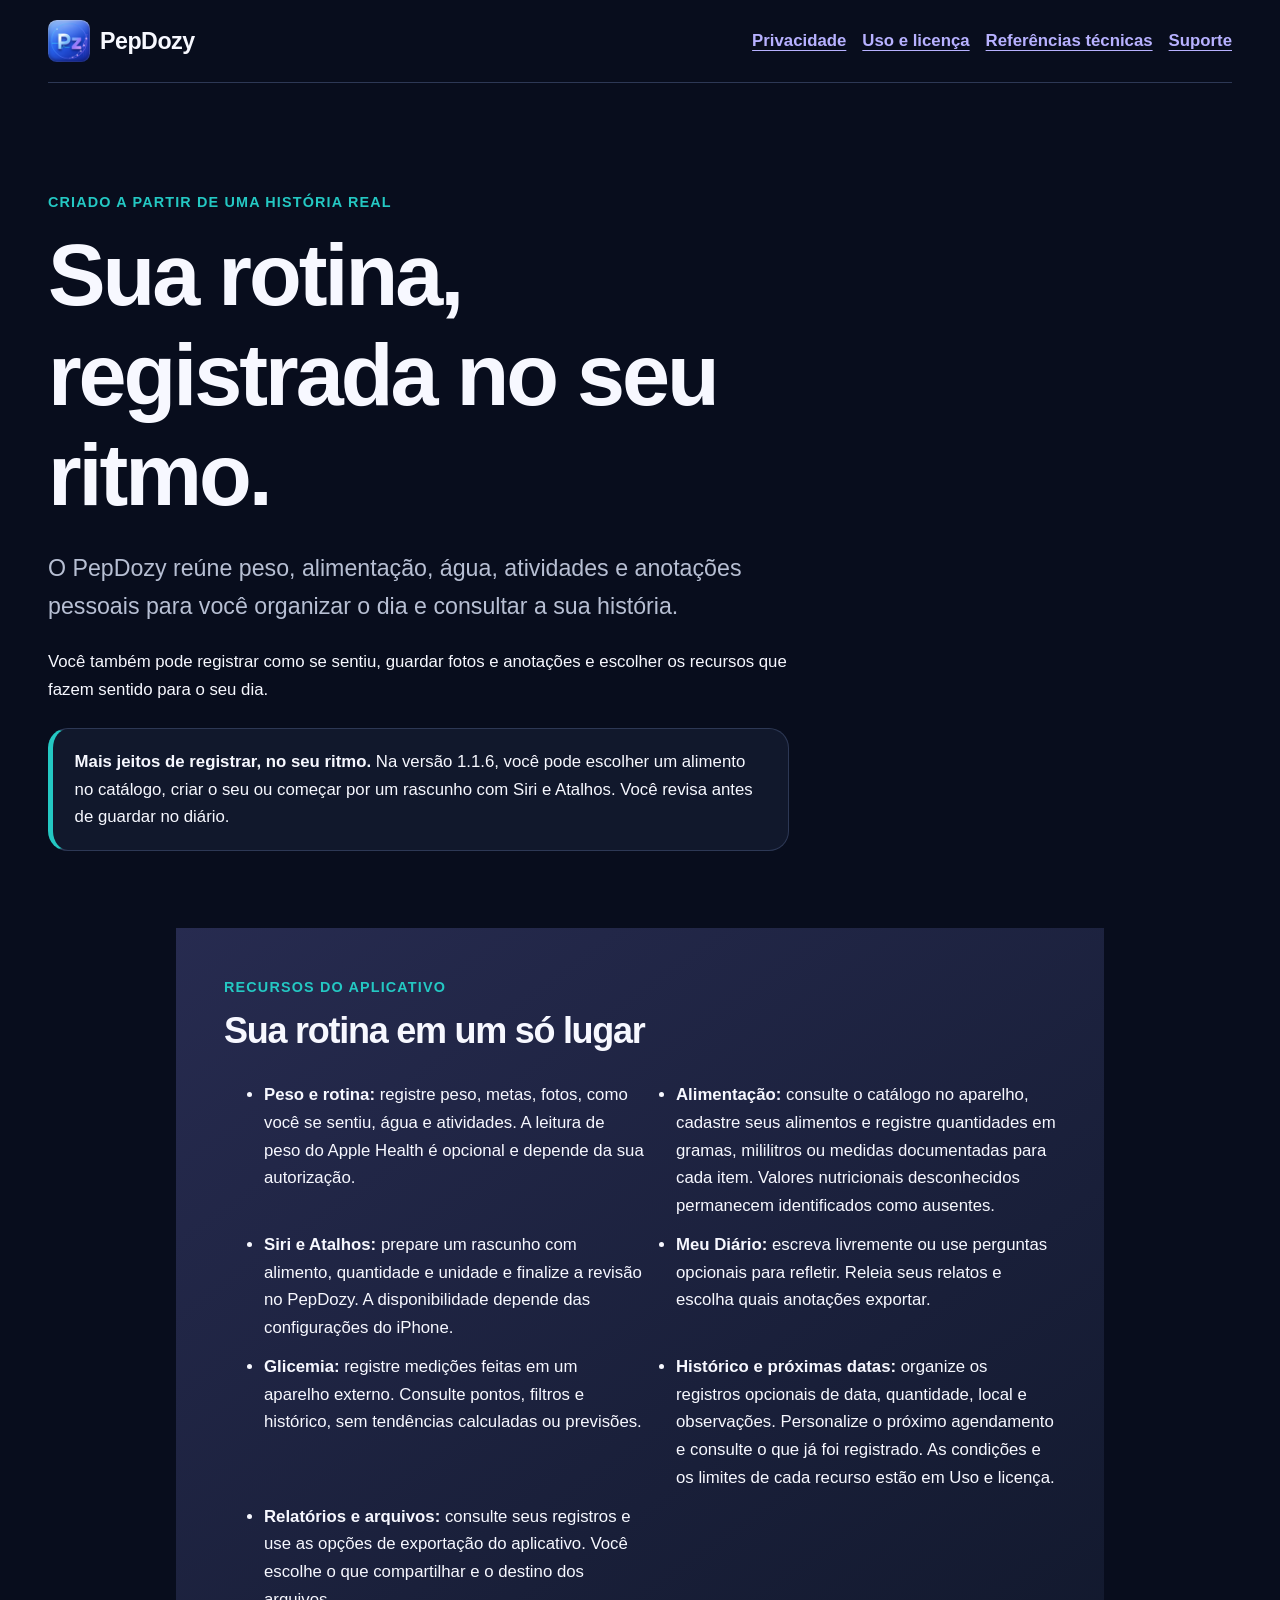
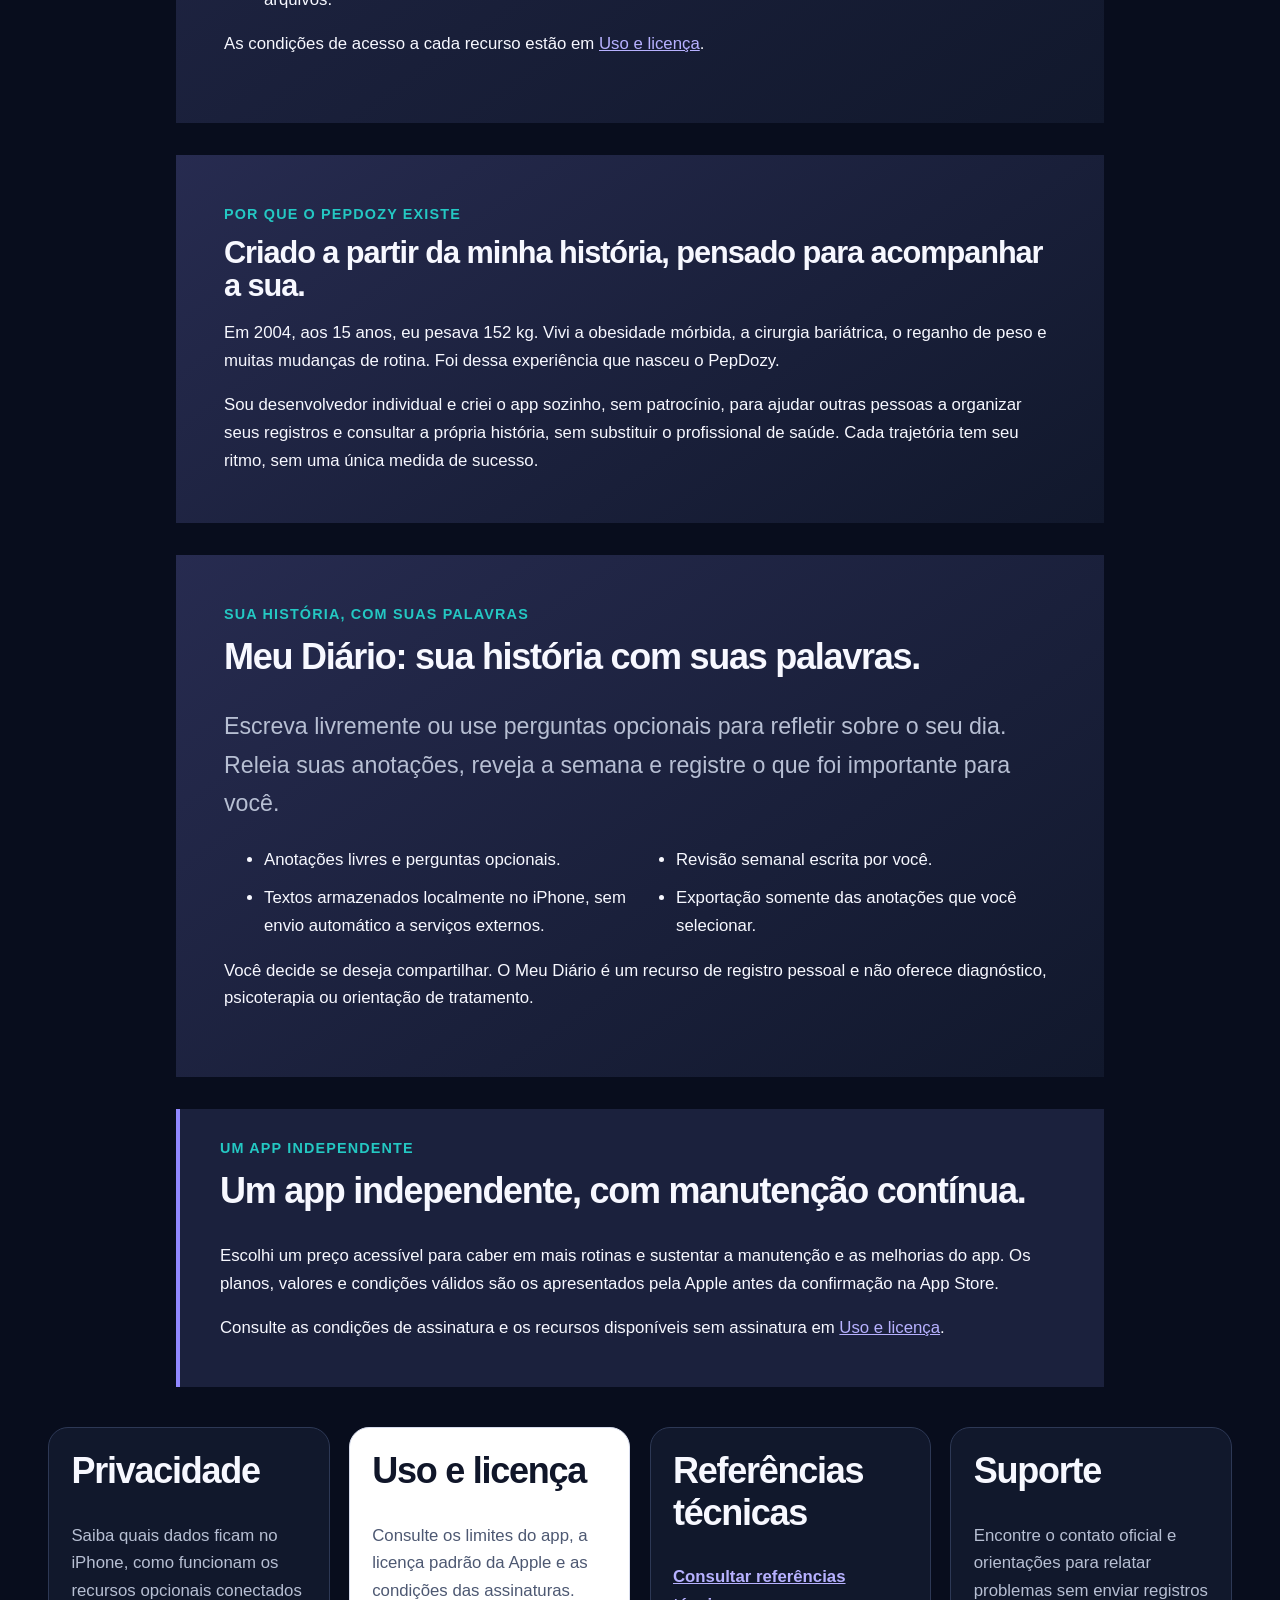
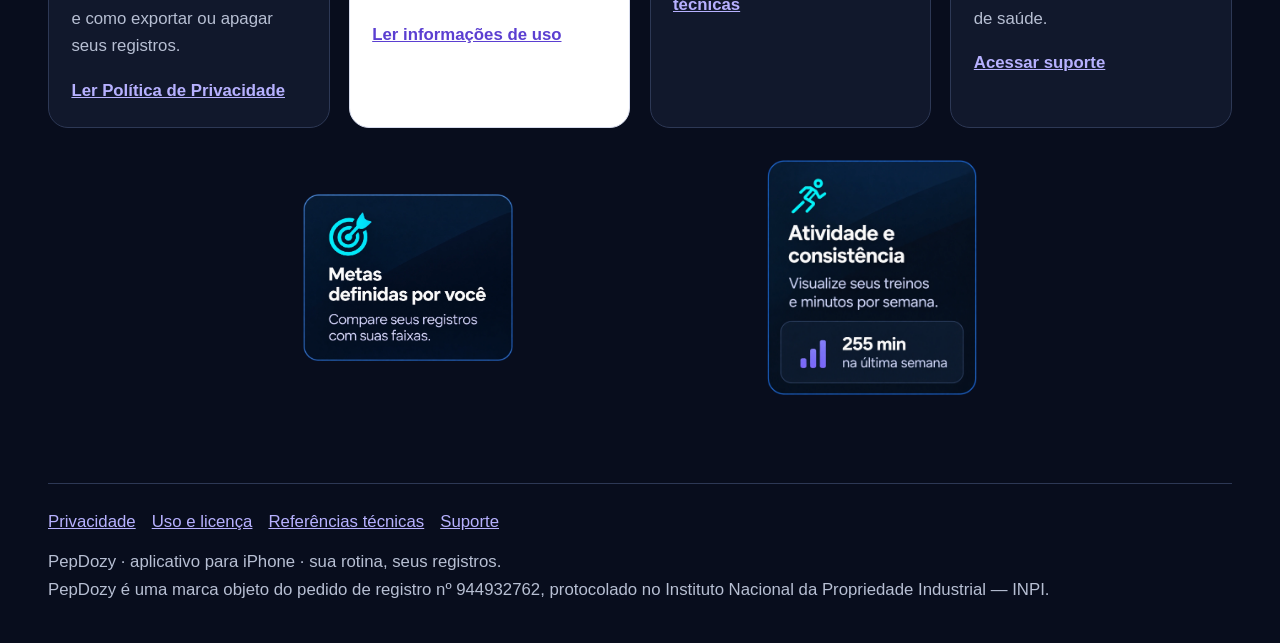
<file: index.html>
<!doctype html>
<html lang="pt-BR">
<head>
  <meta charset="utf-8">
  <meta name="viewport" content="width=device-width, initial-scale=1">
  <meta name="description" content="Organize peso, alimentação, água, atividades e anotações com o PepDozy. Sua rotina, registrada no seu ritmo.">
  <meta name="color-scheme" content="dark light">
  <link rel="icon" type="image/png" sizes="96x96" href="assets/images/pepdozy-favicon.png">
  <title>PepDozy — Privacidade, uso e suporte</title>
  <link rel="stylesheet" href="assets/styles.css">
  <link rel="stylesheet" href="assets/theme-v15.css">
  <link rel="stylesheet" href="assets/layout-v15.css">
  <link rel="stylesheet" href="assets/layout-v16.css">
</head>
<body class="theme-dark page-home">
  <a class="skip-link" href="#conteudo">Ir para o conteúdo</a>
  <header class="site-header">
    <a class="brand" href="./" aria-label="PepDozy, início"><img class="brand__logo" src="assets/images/pepdozy-favicon.png" width="96" height="96" alt=""><span class="brand__name">PepDozy</span></a>
    <nav aria-label="Navegação principal">
      <ul>
        <li><a href="privacidade/">Privacidade</a></li>
        <li><a href="termos/">Uso e licença</a></li>
        <li><a href="referencias/">Referências técnicas</a></li>
        <li><a href="suporte/">Suporte</a></li>
      </ul>
    </nav>
  </header>
  <main id="conteudo">
    <section class="hero hero--illustrated hero--applications" aria-labelledby="titulo">
      <div class="hero__copy">
        <p class="eyebrow">Criado a partir de uma história real</p>
        <h1 id="titulo">Sua rotina, registrada no seu ritmo.</h1>
        <p class="lede">O PepDozy reúne peso, alimentação, água, atividades e anotações pessoais para você organizar o dia e consultar a sua história.</p>
        <p>Você também pode registrar como se sentiu, guardar fotos e anotações e escolher os recursos que fazem sentido para o seu dia.</p>
        <div class="notice">
          <p><strong>Mais jeitos de registrar, no seu ritmo.</strong> Na versão 1.1.6, você pode escolher um alimento no catálogo, criar o seu ou começar por um rascunho com Siri e Atalhos. Você revisa antes de guardar no diário.</p>
        </div>
      </div>
      <figure class="application-figure application-figure--empty" aria-hidden="true"></figure>
    </section>
    <section class="journal-preview" aria-labelledby="registros-organizados">
      <p class="eyebrow">Recursos do aplicativo</p>
      <h2 id="registros-organizados">Sua rotina em um só lugar</h2>
      <ul class="journal-preview__points">
        <li><strong>Peso e rotina:</strong> registre peso, metas, fotos, como você se sentiu, água e atividades. A leitura de peso do Apple Health é opcional e depende da sua autorização.</li>
        <li><strong>Alimentação:</strong> consulte o catálogo no aparelho, cadastre seus alimentos e registre quantidades em gramas, mililitros ou medidas documentadas para cada item. Valores nutricionais desconhecidos permanecem identificados como ausentes.</li>
        <li><strong>Siri e Atalhos:</strong> prepare um rascunho com alimento, quantidade e unidade e finalize a revisão no PepDozy. A disponibilidade depende das configurações do iPhone.</li>
        <li><strong>Meu Diário:</strong> escreva livremente ou use perguntas opcionais para refletir. Releia seus relatos e escolha quais anotações exportar.</li>
        <li><strong>Glicemia:</strong> registre medições feitas em um aparelho externo. Consulte pontos, filtros e histórico, sem tendências calculadas ou previsões.</li>
        <li><strong>Histórico e próximas datas:</strong> organize os registros opcionais de data, quantidade, local e observações. Personalize o próximo agendamento e consulte o que já foi registrado. As condições e os limites de cada recurso estão em Uso e licença.</li>
        <li><strong>Relatórios e arquivos:</strong> consulte seus registros e use as opções de exportação do aplicativo. Você escolhe o que compartilhar e o destino dos arquivos.</li>
      </ul>
      <p>As condições de acesso a cada recurso estão em <a href="termos/">Uso e licença</a>.</p>
    </section>
    <section class="journal-preview hero__story" aria-labelledby="historia-criador">
      <p class="eyebrow">Por que o PepDozy existe</p>
      <h2 id="historia-criador">Criado a partir da minha história, pensado para acompanhar a sua.</h2>
      <p>Em 2004, aos 15 anos, eu pesava 152 kg. Vivi a obesidade mórbida, a cirurgia bariátrica, o reganho de peso e muitas mudanças de rotina. Foi dessa experiência que nasceu o PepDozy.</p>
      <p>Sou desenvolvedor individual e criei o app sozinho, sem patrocínio, para ajudar outras pessoas a organizar seus registros e consultar a própria história, sem substituir o profissional de saúde. Cada trajetória tem seu ritmo, sem uma única medida de sucesso.</p>
    </section>
    <section class="journal-preview" aria-labelledby="meu-diario">
      <p class="eyebrow">Sua história, com suas palavras</p>
      <h2 id="meu-diario">Meu Diário: sua história com suas palavras.</h2>
      <p class="lede">Escreva livremente ou use perguntas opcionais para refletir sobre o seu dia. Releia suas anotações, reveja a semana e registre o que foi importante para você.</p>
      <ul class="journal-preview__points">
        <li>Anotações livres e perguntas opcionais.</li>
        <li>Revisão semanal escrita por você.</li>
        <li>Textos armazenados localmente no iPhone, sem envio automático a serviços externos.</li>
        <li>Exportação somente das anotações que você selecionar.</li>
      </ul>
      <p>Você decide se deseja compartilhar. O Meu Diário é um recurso de registro pessoal e não oferece diagnóstico, psicoterapia ou orientação de tratamento.</p>
    </section>
    <section class="accessible-price" aria-labelledby="preco-acessivel">
      <p class="eyebrow">Um app independente</p>
      <h2 id="preco-acessivel">Um app independente, com manutenção contínua.</h2>
      <p>Escolhi um preço acessível para caber em mais rotinas e sustentar a manutenção e as melhorias do app. Os planos, valores e condições válidos são os apresentados pela Apple antes da confirmação na App Store.</p>
      <p>Consulte as condições de assinatura e os recursos disponíveis sem assinatura em <a href="termos/">Uso e licença</a>.</p>
    </section>
    <section class="destination-grid" aria-label="Documentos e suporte">
      <article class="card destination destination--privacy">
        <h2>Privacidade</h2>
        <p>Saiba quais dados ficam no iPhone, como funcionam os recursos opcionais conectados e como exportar ou apagar seus registros.</p>
        <a class="card-link" href="privacidade/">Ler Política de Privacidade</a>
      </article>
      <article class="card card--light destination destination--terms">
        <h2>Uso e licença</h2>
        <p>Consulte os limites do app, a licença padrão da Apple e as condições das assinaturas.</p>
        <a class="card-link" href="termos/">Ler informações de uso</a>
      </article>
      <article class="card destination destination--references">
        <h2>Referências técnicas</h2>
        <a class="card-link" href="referencias/">Consultar referências técnicas</a>
      </article>
      <article class="card destination destination--support">
        <h2>Suporte</h2>
        <p>Encontre o contato oficial e orientações para relatar problemas sem enviar registros de saúde.</p>
        <a class="card-link" href="suporte/">Acessar suporte</a>
      </article>
    </section>
    <section class="feature-cards" aria-label="Registros e metas informados por você">
      <figure class="feature-card feature-card--goals">
        <picture>
          <source type="image/webp" srcset="assets/images/pepdozy-v15/metas-v15.webp">
          <img src="assets/images/pepdozy-v15/metas-v15.png" width="1174" height="934" alt="Metas informadas por você. Compare seus registros com os valores que definiu." decoding="async">
        </picture>
      </figure>
      <figure class="feature-card">
        <picture>
          <source type="image/webp" srcset="assets/images/pepdozy-v16/atividade-consistencia-v16.webp">
          <img src="assets/images/pepdozy-v16/atividade-consistencia-v16.png" width="996" height="1113" alt="Atividades registradas. Consulte seus treinos e minutos por semana. Dados ilustrativos." decoding="async">
        </picture>
      </figure>
    </section>
  </main>
  <footer class="site-footer">
    <ul>
      <li><a href="privacidade/">Privacidade</a></li>
      <li><a href="termos/">Uso e licença</a></li>
      <li><a href="referencias/">Referências técnicas</a></li>
      <li><a href="suporte/">Suporte</a></li>
    </ul>
    <p>PepDozy · aplicativo para iPhone · sua rotina, seus registros.</p>
    <p>PepDozy é uma marca objeto do pedido de registro nº 944932762, protocolado no Instituto Nacional da Propriedade Industrial — INPI.</p>
  </footer>
</body>
</html>
</file>
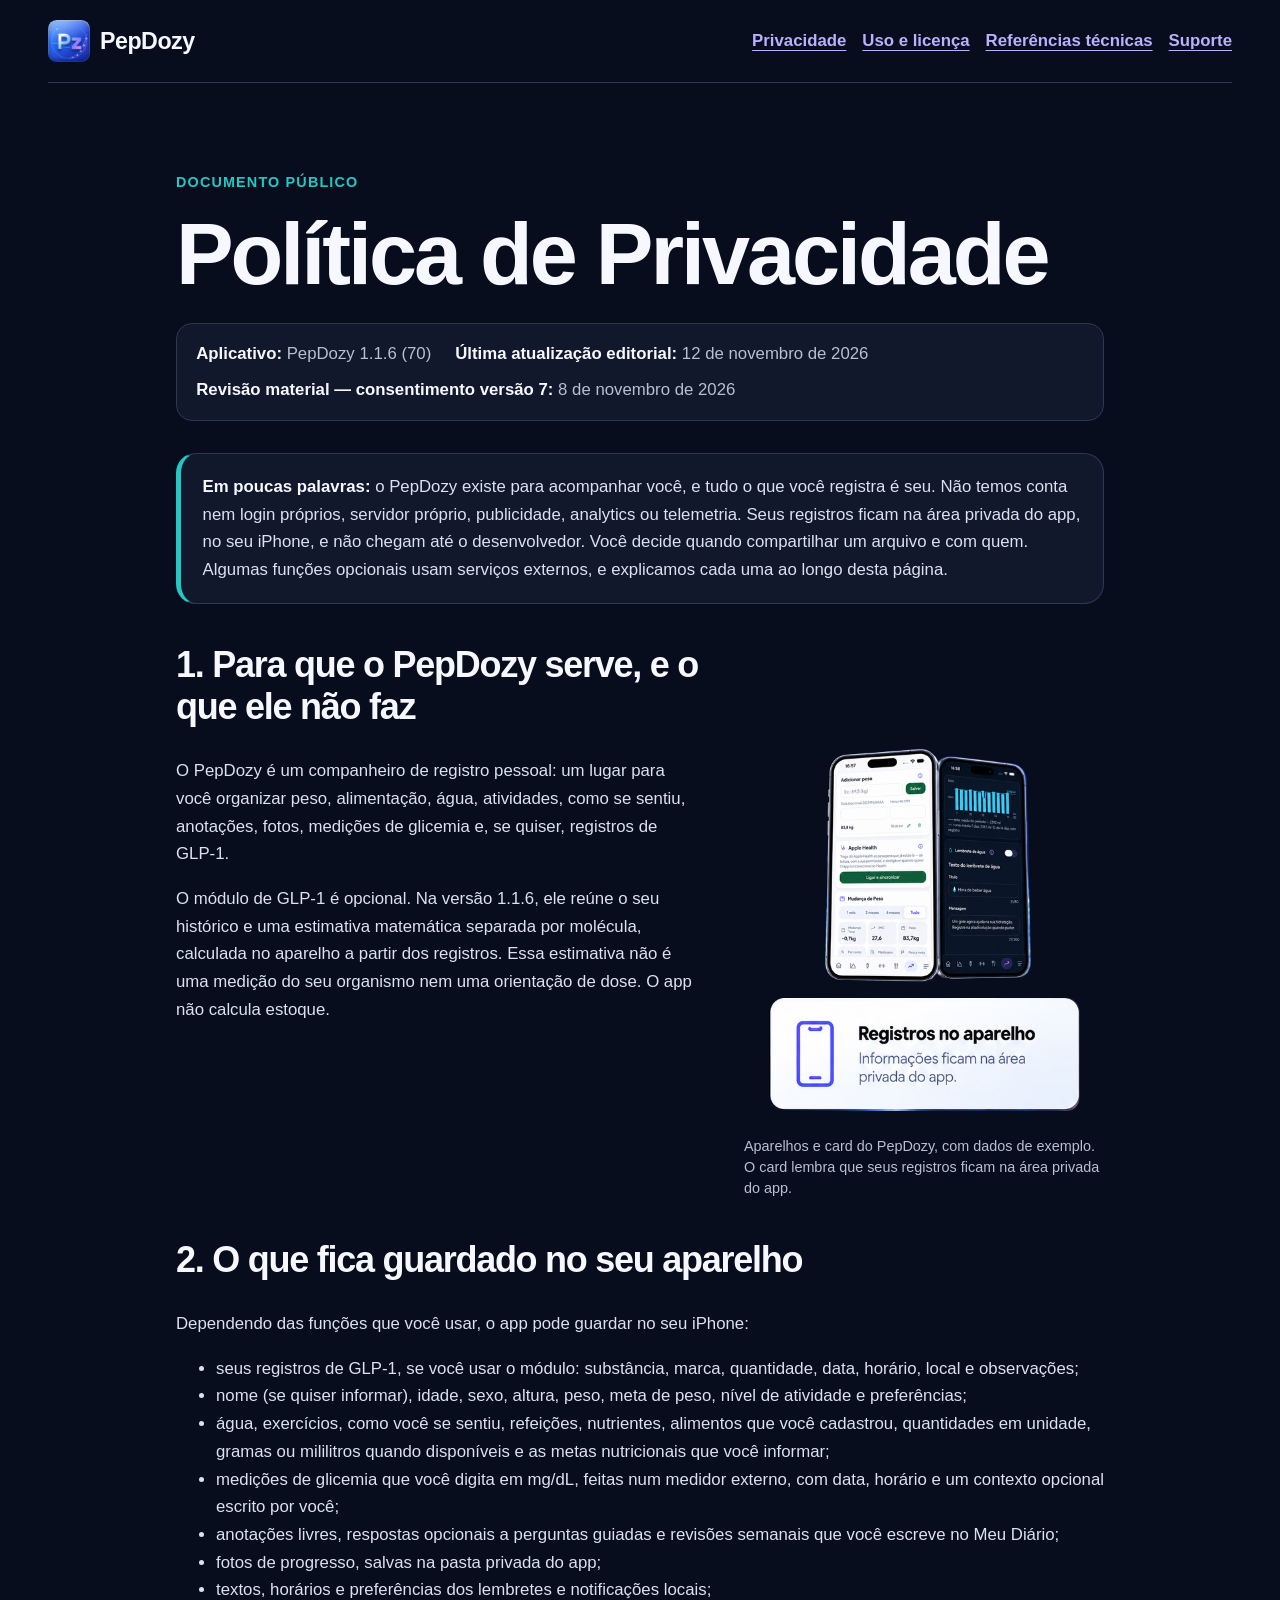
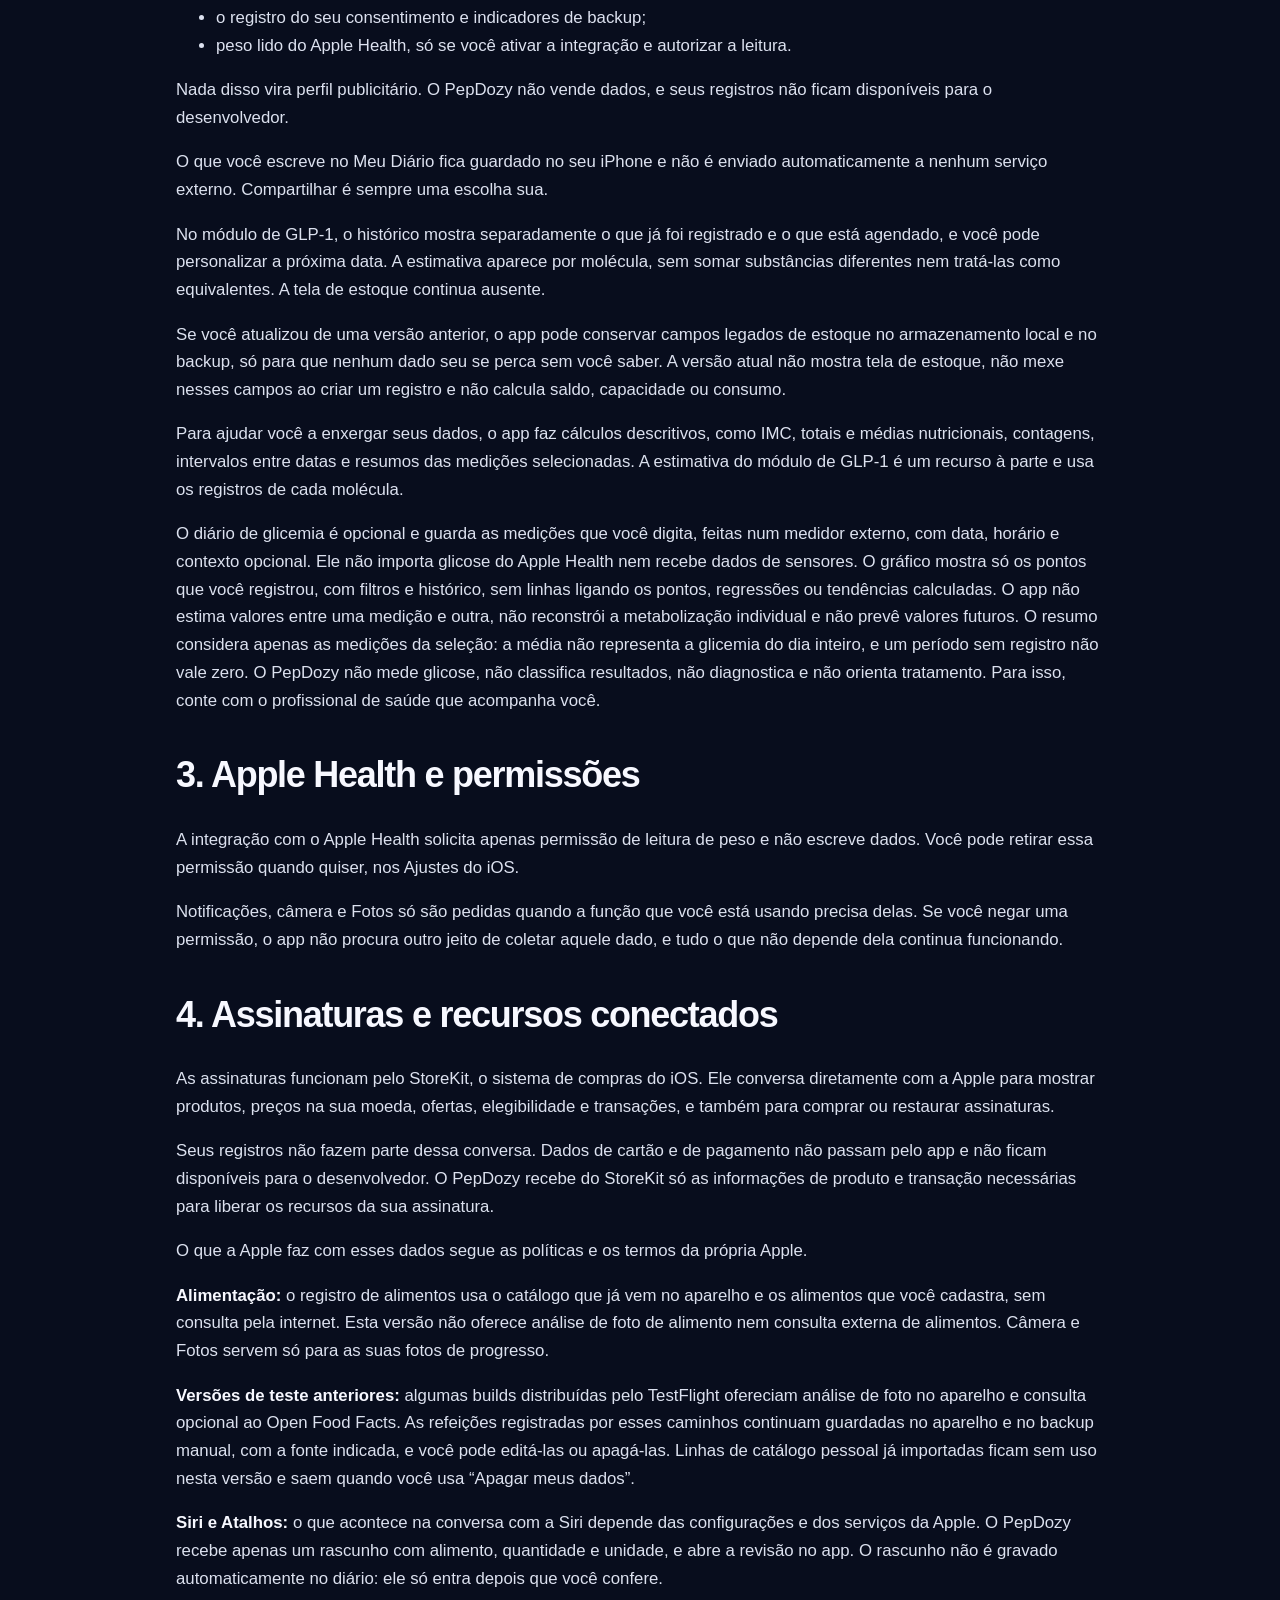
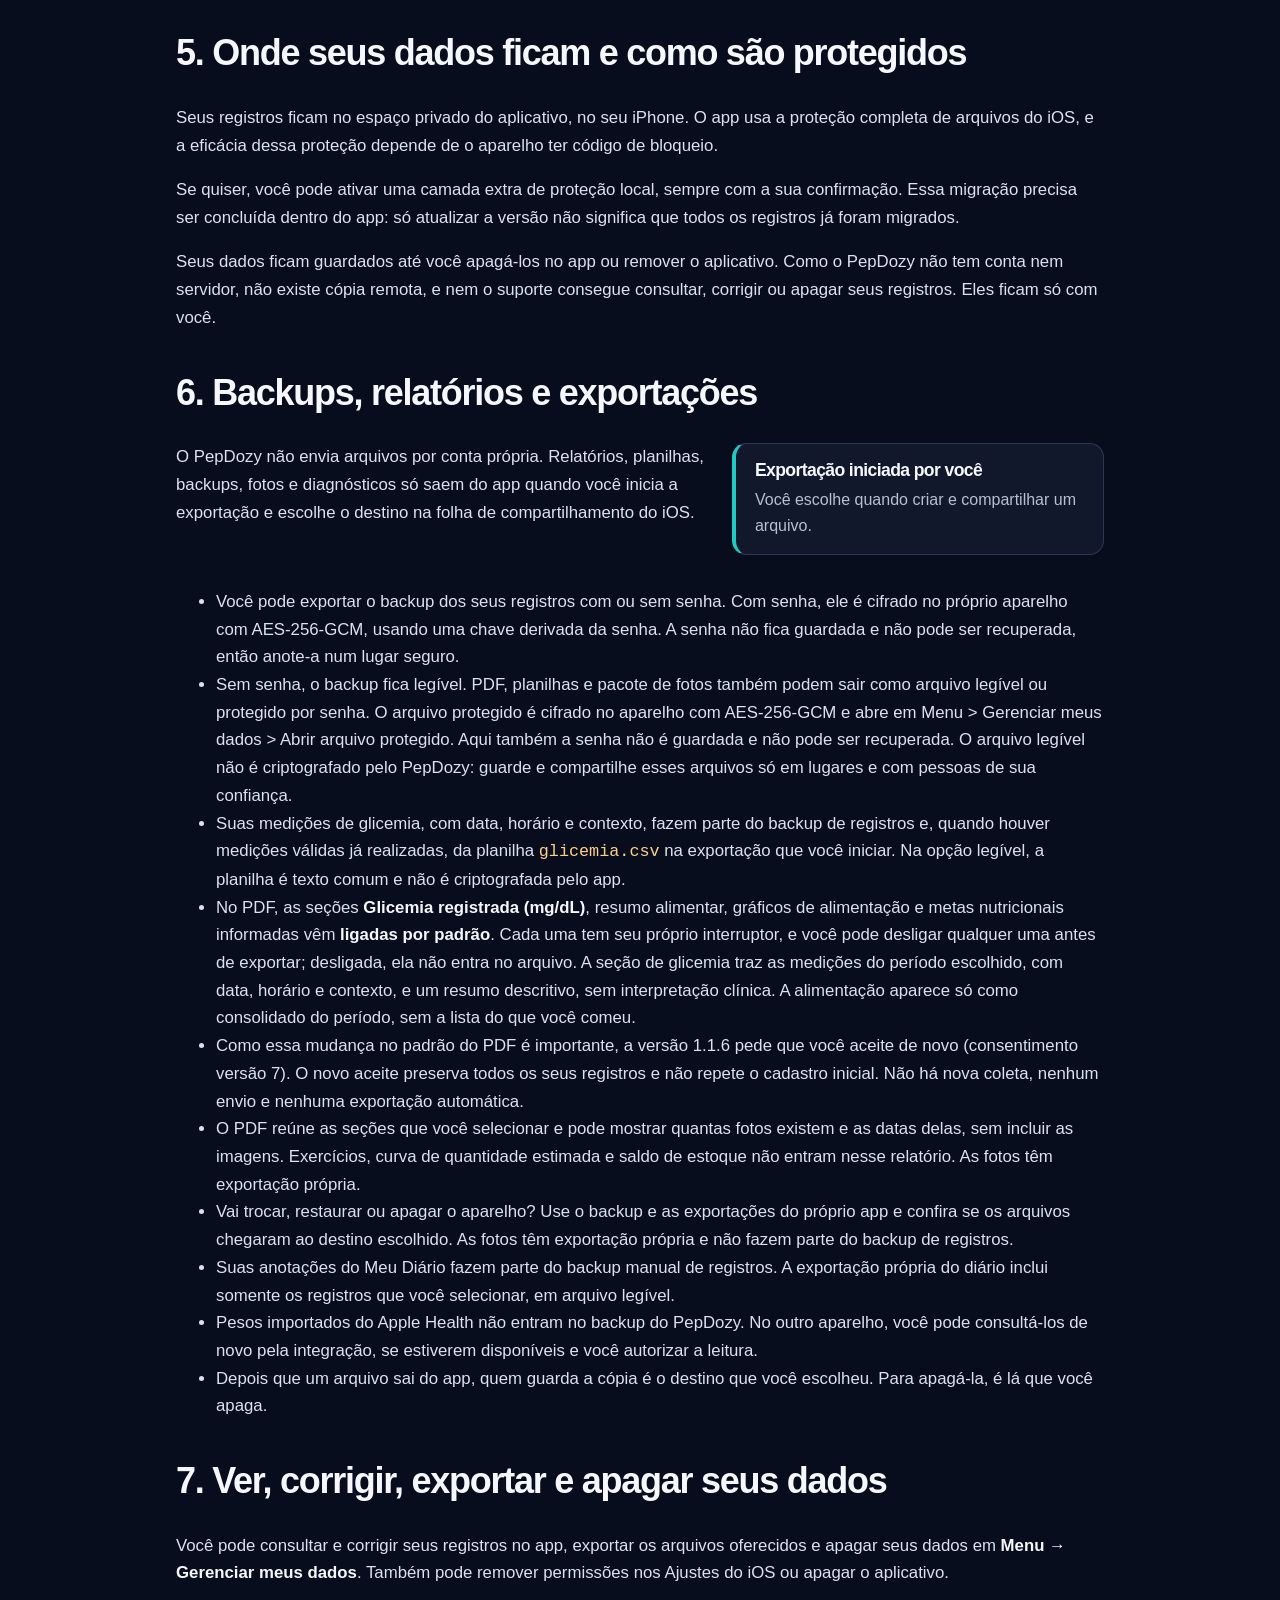
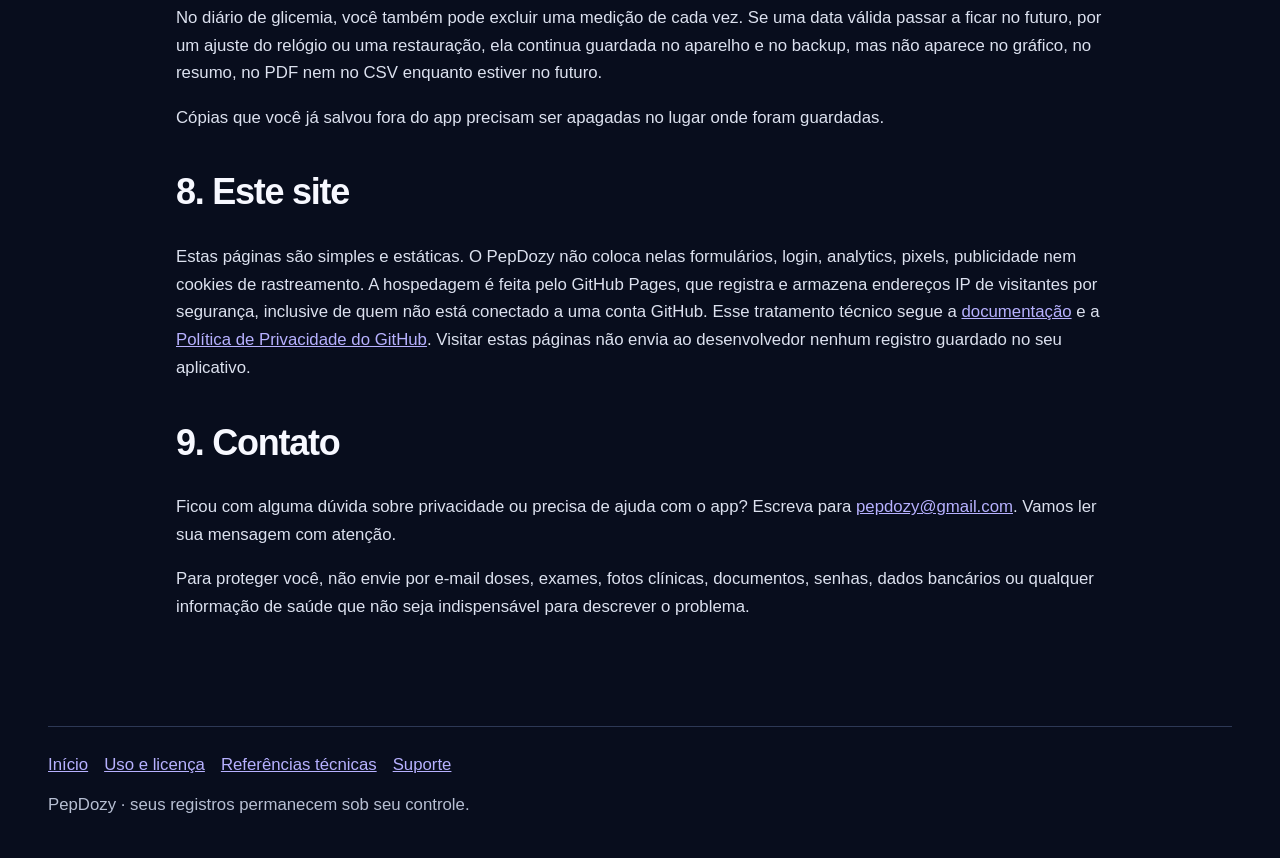
<file: privacidade/index.html>
<!doctype html>
<html lang="pt-BR">
<head>
  <meta charset="utf-8">
  <meta name="viewport" content="width=device-width, initial-scale=1">
  <meta name="description" content="Política de Privacidade do PepDozy: dados locais, permissões, exportações e recursos opcionais.">
  <meta name="color-scheme" content="dark light">
  <link rel="icon" type="image/png" sizes="96x96" href="../assets/images/pepdozy-favicon.png">
  <title>Política de Privacidade — PepDozy</title>
  <link rel="stylesheet" href="../assets/styles.css">
  <link rel="stylesheet" href="../assets/theme-v15.css">
  <link rel="stylesheet" href="../assets/layout-v15.css">
  <link rel="stylesheet" href="../assets/layout-v16.css">
</head>
<body class="theme-dark page-privacy">
  <a class="skip-link" href="#conteudo">Ir para o conteúdo</a>
  <header class="site-header">
    <a class="brand" href="../" aria-label="PepDozy, início"><img class="brand__logo" src="../assets/images/pepdozy-favicon.png" width="96" height="96" alt=""><span class="brand__name">PepDozy</span></a>
    <nav aria-label="Navegação principal">
      <ul>
        <li><a aria-current="page" href="./">Privacidade</a></li>
        <li><a href="../termos/">Uso e licença</a></li>
        <li><a href="../referencias/">Referências técnicas</a></li>
        <li><a href="../suporte/">Suporte</a></li>
      </ul>
    </nav>
  </header>
  <main id="conteudo" class="article">
    <p class="eyebrow">Documento público</p>
    <h1>Política de Privacidade</h1>
    <div class="meta">
      <span><strong>Aplicativo:</strong> PepDozy 1.1.6 (70)</span>
      <span><strong>Última atualização editorial:</strong> 12 de novembro de 2026</span>
      <span><strong>Revisão material — consentimento versão 7:</strong> 8 de novembro de 2026</span>
    </div>

    <div class="notice">
      <p><strong>Em poucas palavras:</strong> o PepDozy existe para acompanhar você, e tudo o que você registra é seu. Não temos conta nem login próprios, servidor próprio, publicidade, analytics ou telemetria. Seus registros ficam na área privada do app, no seu iPhone, e não chegam até o desenvolvedor. Você decide quando compartilhar um arquivo e com quem. Algumas funções opcionais usam serviços externos, e explicamos cada uma ao longo desta página.</p>
    </div>

    <section class="illustrated-block" aria-labelledby="finalidade-limites">
      <div class="illustrated-block__copy">
        <h2 id="finalidade-limites">1. Para que o PepDozy serve, e o que ele não faz</h2>
        <p>O PepDozy é um companheiro de registro pessoal: um lugar para você organizar peso, alimentação, água, atividades, como se sentiu, anotações, fotos, medições de glicemia e, se quiser, registros de GLP-1.</p>
        <p>O módulo de GLP-1 é opcional. Na versão 1.1.6, ele reúne o seu histórico e uma estimativa matemática separada por molécula, calculada no aparelho a partir dos registros. Essa estimativa não é uma medição do seu organismo nem uma orientação de dose. O app não calcula estoque.</p>
      </div>
      <figure class="editorial-figure editorial-figure--phones-only">
        <div class="editorial-stage">
        <picture class="editorial-phones">
          <source type="image/avif" srcset="../assets/images/pepdozy-phones-v13/privacidade-phones-v13-543.avif 543w, ../assets/images/pepdozy-phones-v13/privacidade-phones-v13-1086.avif 1086w" sizes="(min-width: 64rem) 360px, (min-width: 29.5rem) 440px, calc(100vw - 2rem)">
          <source type="image/webp" srcset="../assets/images/pepdozy-phones-v13/privacidade-phones-v13-543.webp 543w, ../assets/images/pepdozy-phones-v13/privacidade-phones-v13-1086.webp 1086w" sizes="(min-width: 64rem) 360px, (min-width: 29.5rem) 440px, calc(100vw - 2rem)">
          <img src="../assets/images/pepdozy-phones-v13/privacidade-phones-v13-1086.png" srcset="../assets/images/pepdozy-phones-v13/privacidade-phones-v13-543.png 543w, ../assets/images/pepdozy-phones-v13/privacidade-phones-v13-1086.png 1086w" sizes="(min-width: 64rem) 360px, (min-width: 29.5rem) 440px, calc(100vw - 2rem)" width="1086" height="1448" alt="Dois iPhones com registro de peso, Apple Health e lembrete de água do PepDozy; dados sintéticos." decoding="async">
        </picture>
        <picture class="editorial-accent editorial-accent--privacidade">
          <source type="image/avif" srcset="../assets/images/pepdozy-cards-v14/privacidade-registros-v14.avif">
          <source type="image/webp" srcset="../assets/images/pepdozy-cards-v14/privacidade-registros-v14.webp">
          <img src="../assets/images/pepdozy-cards-v14/privacidade-registros-v14.png" width="493" height="179" alt="Card ilustrativo: Registros no aparelho. Informações ficam na área privada do app." decoding="async">
        </picture>
        </div>
        <figcaption>Aparelhos e card do PepDozy, com dados de exemplo. O card lembra que seus registros ficam na área privada do app.</figcaption>
      </figure>
    </section>

    <h2>2. O que fica guardado no seu aparelho</h2>
    <p>Dependendo das funções que você usar, o app pode guardar no seu iPhone:</p>
    <ul>
      <li>seus registros de GLP-1, se você usar o módulo: substância, marca, quantidade, data, horário, local e observações;</li>
      <li>nome (se quiser informar), idade, sexo, altura, peso, meta de peso, nível de atividade e preferências;</li>
      <li>água, exercícios, como você se sentiu, refeições, nutrientes, alimentos que você cadastrou, quantidades em unidade, gramas ou mililitros quando disponíveis e as metas nutricionais que você informar;</li>
      <li>medições de glicemia que você digita em mg/dL, feitas num medidor externo, com data, horário e um contexto opcional escrito por você;</li>
      <li>anotações livres, respostas opcionais a perguntas guiadas e revisões semanais que você escreve no Meu Diário;</li>
      <li>fotos de progresso, salvas na pasta privada do app;</li>
      <li>textos, horários e preferências dos lembretes e notificações locais;</li>
      <li>o registro do seu consentimento e indicadores de backup;</li>
      <li>peso lido do Apple Health, só se você ativar a integração e autorizar a leitura.</li>
    </ul>
    <p>Nada disso vira perfil publicitário. O PepDozy não vende dados, e seus registros não ficam disponíveis para o desenvolvedor.</p>
    <p>O que você escreve no Meu Diário fica guardado no seu iPhone e não é enviado automaticamente a nenhum serviço externo. Compartilhar é sempre uma escolha sua.</p>
    <p>No módulo de GLP-1, o histórico mostra separadamente o que já foi registrado e o que está agendado, e você pode personalizar a próxima data. A estimativa aparece por molécula, sem somar substâncias diferentes nem tratá-las como equivalentes. A tela de estoque continua ausente.</p>
    <p>Se você atualizou de uma versão anterior, o app pode conservar campos legados de estoque no armazenamento local e no backup, só para que nenhum dado seu se perca sem você saber. A versão atual não mostra tela de estoque, não mexe nesses campos ao criar um registro e não calcula saldo, capacidade ou consumo.</p>
    <p>Para ajudar você a enxergar seus dados, o app faz cálculos descritivos, como IMC, totais e médias nutricionais, contagens, intervalos entre datas e resumos das medições selecionadas. A estimativa do módulo de GLP-1 é um recurso à parte e usa os registros de cada molécula.</p>
    <p>O diário de glicemia é opcional e guarda as medições que você digita, feitas num medidor externo, com data, horário e contexto opcional. Ele não importa glicose do Apple Health nem recebe dados de sensores. O gráfico mostra só os pontos que você registrou, com filtros e histórico, sem linhas ligando os pontos, regressões ou tendências calculadas. O app não estima valores entre uma medição e outra, não reconstrói a metabolização individual e não prevê valores futuros. O resumo considera apenas as medições da seleção: a média não representa a glicemia do dia inteiro, e um período sem registro não vale zero. O PepDozy não mede glicose, não classifica resultados, não diagnostica e não orienta tratamento. Para isso, conte com o profissional de saúde que acompanha você.</p>

    <h2>3. Apple Health e permissões</h2>
    <p>A integração com o Apple Health solicita apenas permissão de leitura de peso e não escreve dados. Você pode retirar essa permissão quando quiser, nos Ajustes do iOS.</p>
    <p>Notificações, câmera e Fotos só são pedidas quando a função que você está usando precisa delas. Se você negar uma permissão, o app não procura outro jeito de coletar aquele dado, e tudo o que não depende dela continua funcionando.</p>

    <h2>4. Assinaturas e recursos conectados</h2>
    <p>As assinaturas funcionam pelo StoreKit, o sistema de compras do iOS. Ele conversa diretamente com a Apple para mostrar produtos, preços na sua moeda, ofertas, elegibilidade e transações, e também para comprar ou restaurar assinaturas.</p>
    <p>Seus registros não fazem parte dessa conversa. Dados de cartão e de pagamento não passam pelo app e não ficam disponíveis para o desenvolvedor. O PepDozy recebe do StoreKit só as informações de produto e transação necessárias para liberar os recursos da sua assinatura.</p>
    <p>O que a Apple faz com esses dados segue as políticas e os termos da própria Apple.</p>
    <p><strong>Alimentação:</strong> o registro de alimentos usa o catálogo que já vem no aparelho e os alimentos que você cadastra, sem consulta pela internet. Esta versão não oferece análise de foto de alimento nem consulta externa de alimentos. Câmera e Fotos servem só para as suas fotos de progresso.</p>
    <p><strong>Versões de teste anteriores:</strong> algumas builds distribuídas pelo TestFlight ofereciam análise de foto no aparelho e consulta opcional ao Open Food Facts. As refeições registradas por esses caminhos continuam guardadas no aparelho e no backup manual, com a fonte indicada, e você pode editá-las ou apagá-las. Linhas de catálogo pessoal já importadas ficam sem uso nesta versão e saem quando você usa “Apagar meus dados”.</p>
    <p><strong>Siri e Atalhos:</strong> o que acontece na conversa com a Siri depende das configurações e dos serviços da Apple. O PepDozy recebe apenas um rascunho com alimento, quantidade e unidade, e abre a revisão no app. O rascunho não é gravado automaticamente no diário: ele só entra depois que você confere.</p>

    <h2>5. Onde seus dados ficam e como são protegidos</h2>
    <p>Seus registros ficam no espaço privado do aplicativo, no seu iPhone. O app usa a proteção completa de arquivos do iOS, e a eficácia dessa proteção depende de o aparelho ter código de bloqueio.</p>
    <p>Se quiser, você pode ativar uma camada extra de proteção local, sempre com a sua confirmação. Essa migração precisa ser concluída dentro do app: só atualizar a versão não significa que todos os registros já foram migrados.</p>
    <p>Seus dados ficam guardados até você apagá-los no app ou remover o aplicativo. Como o PepDozy não tem conta nem servidor, não existe cópia remota, e nem o suporte consegue consultar, corrigir ou apagar seus registros. Eles ficam só com você.</p>

    <h2>6. Backups, relatórios e exportações</h2>
    <div class="context-row">
      <p>O PepDozy não envia arquivos por conta própria. Relatórios, planilhas, backups, fotos e diagnósticos só saem do app quando você inicia a exportação e escolhe o destino na folha de compartilhamento do iOS.</p>
      <aside class="context-note" aria-label="Exportação iniciada por você">
        <h3>Exportação iniciada por você</h3>
        <p>Você escolhe quando criar e compartilhar um arquivo.</p>
      </aside>
    </div>
    <ul>
      <li>Você pode exportar o backup dos seus registros com ou sem senha. Com senha, ele é cifrado no próprio aparelho com AES-256-GCM, usando uma chave derivada da senha. A senha não fica guardada e não pode ser recuperada, então anote-a num lugar seguro.</li>
      <li>Sem senha, o backup fica legível. PDF, planilhas e pacote de fotos também podem sair como arquivo legível ou protegido por senha. O arquivo protegido é cifrado no aparelho com AES-256-GCM e abre em Menu &gt; Gerenciar meus dados &gt; Abrir arquivo protegido. Aqui também a senha não é guardada e não pode ser recuperada. O arquivo legível não é criptografado pelo PepDozy: guarde e compartilhe esses arquivos só em lugares e com pessoas de sua confiança.</li>
      <li>Suas medições de glicemia, com data, horário e contexto, fazem parte do backup de registros e, quando houver medições válidas já realizadas, da planilha <code>glicemia.csv</code> na exportação que você iniciar. Na opção legível, a planilha é texto comum e não é criptografada pelo app.</li>
      <li>No PDF, as seções <strong>Glicemia registrada (mg/dL)</strong>, resumo alimentar, gráficos de alimentação e metas nutricionais informadas vêm <strong>ligadas por padrão</strong>. Cada uma tem seu próprio interruptor, e você pode desligar qualquer uma antes de exportar; desligada, ela não entra no arquivo. A seção de glicemia traz as medições do período escolhido, com data, horário e contexto, e um resumo descritivo, sem interpretação clínica. A alimentação aparece só como consolidado do período, sem a lista do que você comeu.</li>
      <li>Como essa mudança no padrão do PDF é importante, a versão 1.1.6 pede que você aceite de novo (consentimento versão 7). O novo aceite preserva todos os seus registros e não repete o cadastro inicial. Não há nova coleta, nenhum envio e nenhuma exportação automática.</li>
      <li>O PDF reúne as seções que você selecionar e pode mostrar quantas fotos existem e as datas delas, sem incluir as imagens. Exercícios, curva de quantidade estimada e saldo de estoque não entram nesse relatório. As fotos têm exportação própria.</li>
      <li>Vai trocar, restaurar ou apagar o aparelho? Use o backup e as exportações do próprio app e confira se os arquivos chegaram ao destino escolhido. As fotos têm exportação própria e não fazem parte do backup de registros.</li>
      <li>Suas anotações do Meu Diário fazem parte do backup manual de registros. A exportação própria do diário inclui somente os registros que você selecionar, em arquivo legível.</li>
      <li>Pesos importados do Apple Health não entram no backup do PepDozy. No outro aparelho, você pode consultá-los de novo pela integração, se estiverem disponíveis e você autorizar a leitura.</li>
      <li>Depois que um arquivo sai do app, quem guarda a cópia é o destino que você escolheu. Para apagá-la, é lá que você apaga.</li>
    </ul>

    <h2 id="escolhas-de-privacidade">7. Ver, corrigir, exportar e apagar seus dados</h2>
    <p>Você pode consultar e corrigir seus registros no app, exportar os arquivos oferecidos e apagar seus dados em <strong>Menu → Gerenciar meus dados</strong>. Também pode remover permissões nos Ajustes do iOS ou apagar o aplicativo.</p>
    <p>No diário de glicemia, você também pode excluir uma medição de cada vez. Se uma data válida passar a ficar no futuro, por um ajuste do relógio ou uma restauração, ela continua guardada no aparelho e no backup, mas não aparece no gráfico, no resumo, no PDF nem no CSV enquanto estiver no futuro.</p>
    <p>Cópias que você já salvou fora do app precisam ser apagadas no lugar onde foram guardadas.</p>

    <h2>8. Este site</h2>
    <p>Estas páginas são simples e estáticas. O PepDozy não coloca nelas formulários, login, analytics, pixels, publicidade nem cookies de rastreamento. A hospedagem é feita pelo GitHub Pages, que registra e armazena endereços IP de visitantes por segurança, inclusive de quem não está conectado a uma conta GitHub. Esse tratamento técnico segue a <a href="https://docs.github.com/en/pages/getting-started-with-github-pages/what-is-github-pages">documentação</a> e a <a href="https://docs.github.com/en/site-policy/privacy-policies/github-general-privacy-statement">Política de Privacidade do GitHub</a>. Visitar estas páginas não envia ao desenvolvedor nenhum registro guardado no seu aplicativo.</p>

    <h2>9. Contato</h2>
    <p>Ficou com alguma dúvida sobre privacidade ou precisa de ajuda com o app? Escreva para <a href="mailto:pepdozy@gmail.com">pepdozy@gmail.com</a>. Vamos ler sua mensagem com atenção.</p>
    <p>Para proteger você, não envie por e-mail doses, exames, fotos clínicas, documentos, senhas, dados bancários ou qualquer informação de saúde que não seja indispensável para descrever o problema.</p>
  </main>
  <footer class="site-footer">
    <ul>
      <li><a href="../">Início</a></li>
      <li><a href="../termos/">Uso e licença</a></li>
      <li><a href="../referencias/">Referências técnicas</a></li>
      <li><a href="../suporte/">Suporte</a></li>
    </ul>
    <p>PepDozy · seus registros permanecem sob seu controle.</p>
  </footer>
</body>
</html>
</file>
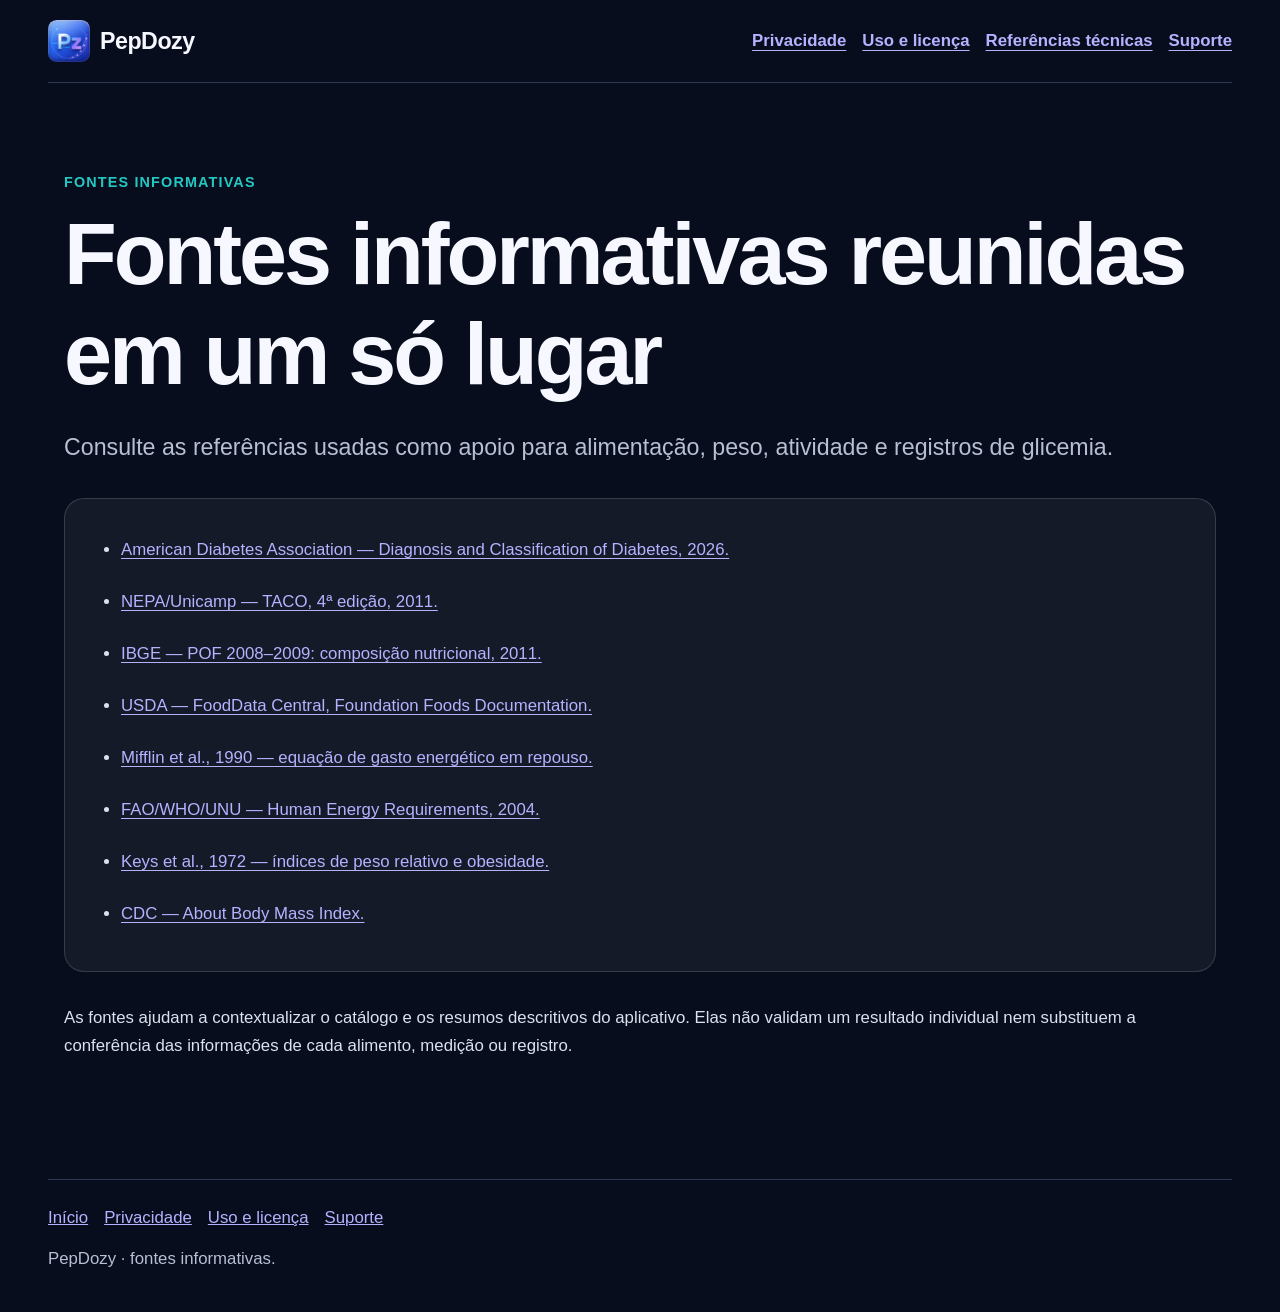
<file: referencias/index.html>
<!doctype html>
<html lang="pt-BR">
<head>
  <meta charset="utf-8">
  <meta name="viewport" content="width=device-width, initial-scale=1">
  <meta name="description" content="Fontes informativas sobre registros pessoais, alimentação, peso e atividade.">
  <meta name="color-scheme" content="dark light">
  <link rel="icon" type="image/png" sizes="96x96" href="../assets/images/pepdozy-favicon.png">
  <title>Referências técnicas — PepDozy</title>
  <link rel="stylesheet" href="../assets/styles.css">
  <link rel="stylesheet" href="../assets/theme-v15.css">
  <link rel="stylesheet" href="../assets/layout-v15.css">
  <link rel="stylesheet" href="../assets/layout-v16.css">
  <link rel="stylesheet" href="../assets/references.css">
</head>
<body class="theme-dark page-references">
  <a class="skip-link" href="#conteudo">Ir para o conteúdo</a>
  <header class="site-header">
    <a class="brand" href="../" aria-label="PepDozy, início"><img class="brand__logo" src="../assets/images/pepdozy-favicon.png" width="96" height="96" alt=""><span class="brand__name">PepDozy</span></a>
    <nav aria-label="Navegação principal">
      <ul>
        <li><a href="../privacidade/">Privacidade</a></li>
        <li><a href="../termos/">Uso e licença</a></li>
        <li><a aria-current="page" href="./">Referências técnicas</a></li>
        <li><a href="../suporte/">Suporte</a></li>
      </ul>
    </nav>
  </header>
  <main id="conteudo" class="article references-article">
    <p class="eyebrow">Fontes informativas</p>
    <h1>Fontes informativas reunidas em um só lugar</h1>
    <p class="lede">Consulte as referências usadas como apoio para alimentação, peso, atividade e registros de glicemia.</p>
    <section class="reference-section" aria-label="Fontes informativas">
      <span id="medicamentos" aria-hidden="true"></span>
      <ul class="source-list">
        <li id="glicemia"><a href="https://doi.org/10.2337/dc26-S002">American Diabetes Association — Diagnosis and Classification of Diabetes, 2026.</a></li>
        <li id="nutricao"><a href="https://nepa.unicamp.br/wp-content/uploads/sites/27/2023/10/taco_4_edicao_ampliada_e_revisada.pdf">NEPA/Unicamp — TACO, 4ª edição, 2011.</a></li>
        <li><a href="https://biblioteca.ibge.gov.br/visualizacao/livros/liv50002.pdf">IBGE — POF 2008–2009: composição nutricional, 2011.</a></li>
        <li><a href="https://fdc.nal.usda.gov/Foundation_Foods_Documentation/">USDA — FoodData Central, Foundation Foods Documentation.</a></li>
        <li><a href="https://doi.org/10.1093/ajcn/51.2.241">Mifflin et al., 1990 — equação de gasto energético em repouso.</a></li>
        <li><a href="https://www.fao.org/4/y5686e/y5686e07.htm">FAO/WHO/UNU — Human Energy Requirements, 2004.</a></li>
        <li id="peso-metas-atividade"><a href="https://pubmed.ncbi.nlm.nih.gov/4650929/">Keys et al., 1972 — índices de peso relativo e obesidade.</a></li>
        <li><a href="https://www.cdc.gov/bmi/about/">CDC — About Body Mass Index.</a></li>
      </ul>
    </section>
    <p class="references-note">As fontes ajudam a contextualizar o catálogo e os resumos descritivos do aplicativo. Elas não validam um resultado individual nem substituem a conferência das informações de cada alimento, medição ou registro.</p>
  </main>
  <footer class="site-footer">
    <ul>
      <li><a href="../">Início</a></li>
      <li><a href="../privacidade/">Privacidade</a></li>
      <li><a href="../termos/">Uso e licença</a></li>
      <li><a href="../suporte/">Suporte</a></li>
    </ul>
    <p>PepDozy · fontes informativas.</p>
  </footer>
</body>
</html>
</file>
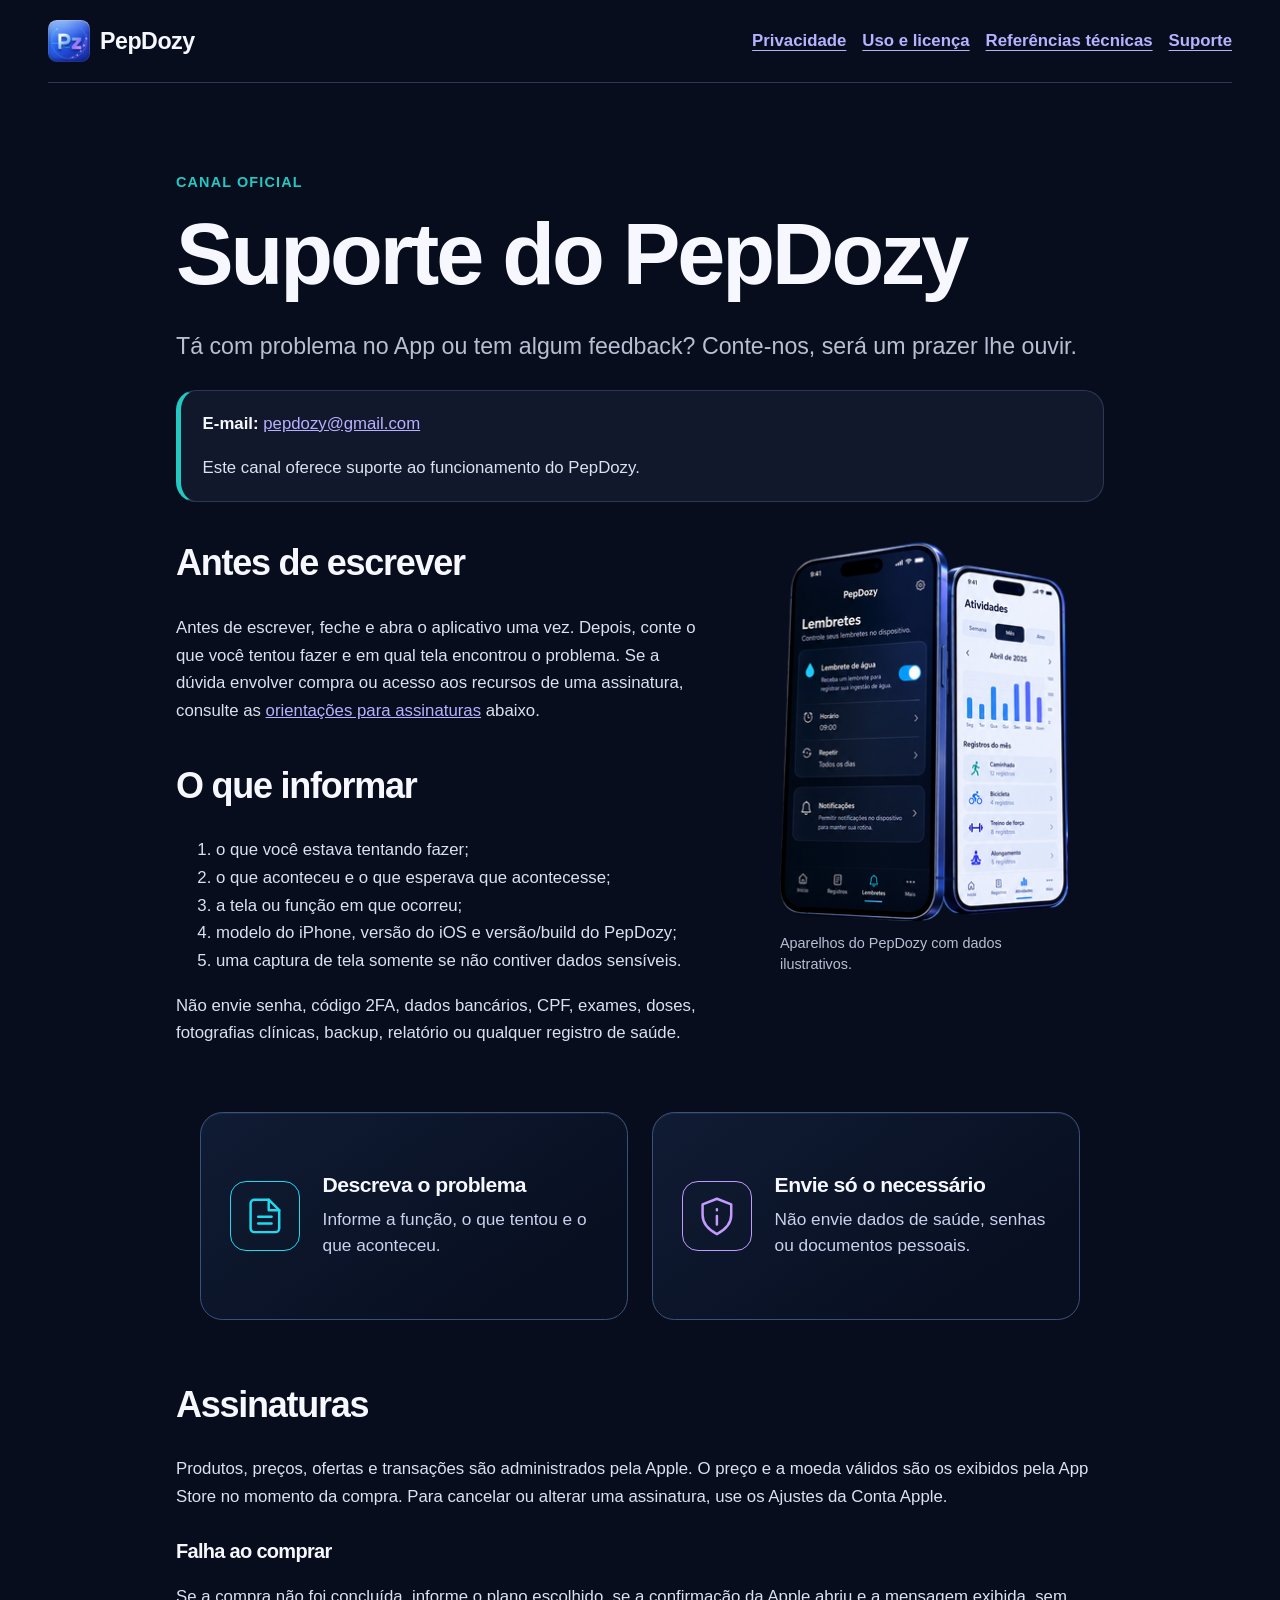
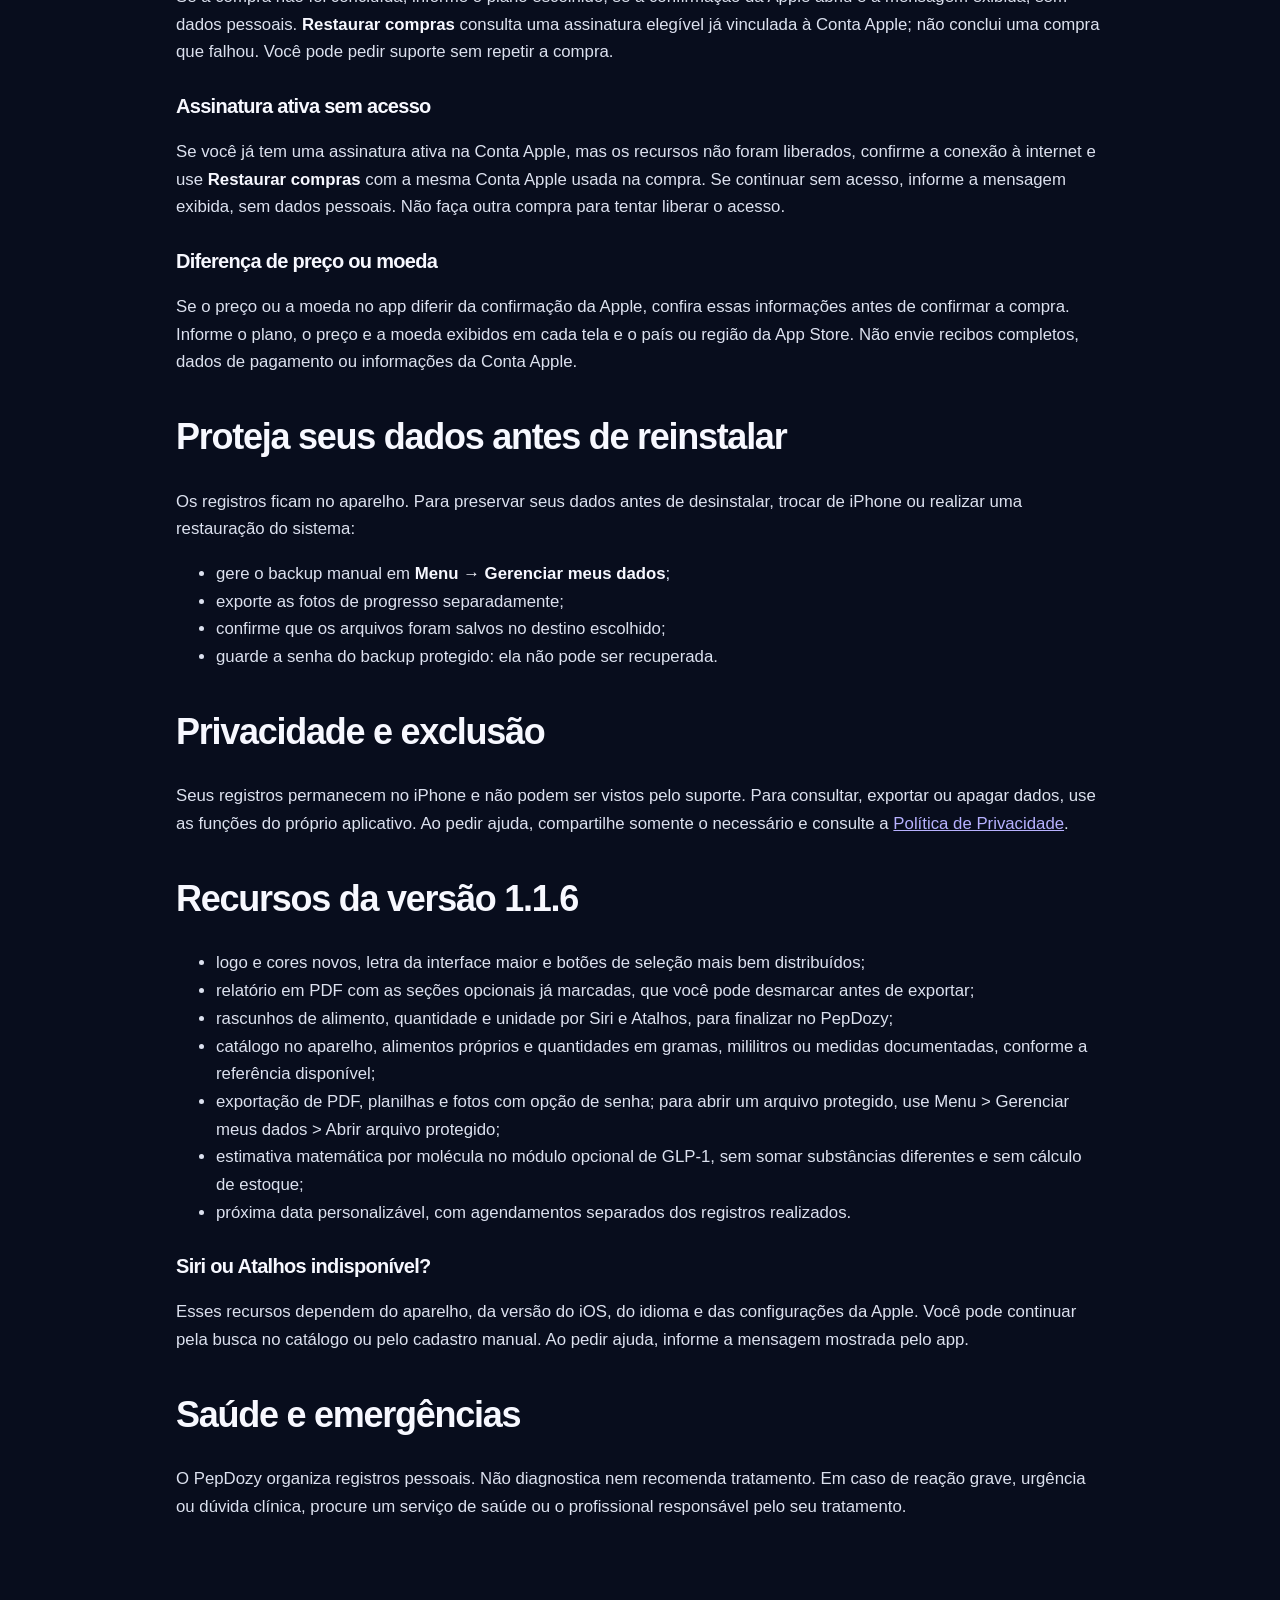
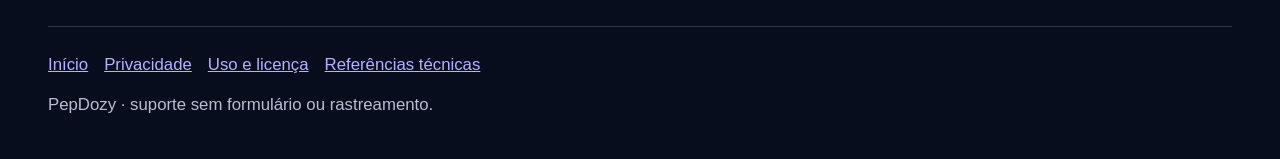
<file: suporte/index.html>
<!doctype html>
<html lang="pt-BR">
<head>
  <meta charset="utf-8">
  <meta name="viewport" content="width=device-width, initial-scale=1">
  <meta name="description" content="Ajuda com o funcionamento do PepDozy: problemas, assinaturas, backup e cuidados para não enviar dados sensíveis.">
  <meta name="color-scheme" content="dark light">
  <link rel="icon" type="image/png" sizes="96x96" href="../assets/images/pepdozy-favicon.png">
  <title>Suporte — PepDozy</title>
  <link rel="stylesheet" href="../assets/styles.css">
  <link rel="stylesheet" href="../assets/theme-v15.css">
  <link rel="stylesheet" href="../assets/layout-v15.css">
  <link rel="stylesheet" href="../assets/layout-v16.css">
</head>
<body class="theme-dark page-support">
  <a class="skip-link" href="#conteudo">Ir para o conteúdo</a>
  <header class="site-header">
    <a class="brand" href="../" aria-label="PepDozy, início"><img class="brand__logo" src="../assets/images/pepdozy-favicon.png" width="96" height="96" alt=""><span class="brand__name">PepDozy</span></a>
    <nav aria-label="Navegação principal">
      <ul>
        <li><a href="../privacidade/">Privacidade</a></li>
        <li><a href="../termos/">Uso e licença</a></li>
        <li><a href="../referencias/">Referências técnicas</a></li>
        <li><a aria-current="page" href="./">Suporte</a></li>
      </ul>
    </nav>
  </header>
  <main id="conteudo" class="article">
    <p class="eyebrow">Canal oficial</p>
    <h1>Suporte do PepDozy</h1>
    <p class="lede">Tá com problema no App ou tem algum feedback? Conte-nos, será um prazer lhe ouvir.</p>
    <div class="notice">
      <p><strong>E-mail:</strong> <a href="mailto:pepdozy@gmail.com?subject=Suporte%20PepDozy">pepdozy@gmail.com</a></p>
      <p>Este canal oferece suporte ao funcionamento do PepDozy.</p>
    </div>

    <section class="illustrated-block" aria-labelledby="antes-de-escrever">
      <div class="illustrated-block__copy">
        <h2 id="antes-de-escrever">Antes de escrever</h2>
        <p>Antes de escrever, feche e abra o aplicativo uma vez. Depois, conte o que você tentou fazer e em qual tela encontrou o problema. Se a dúvida envolver compra ou acesso aos recursos de uma assinatura, consulte as <a href="#assinaturas">orientações para assinaturas</a> abaixo.</p>

        <h2>O que informar</h2>
        <ol>
          <li>o que você estava tentando fazer;</li>
          <li>o que aconteceu e o que esperava que acontecesse;</li>
          <li>a tela ou função em que ocorreu;</li>
          <li>modelo do iPhone, versão do iOS e versão/build do PepDozy;</li>
          <li>uma captura de tela somente se não contiver dados sensíveis.</li>
        </ol>
        <p>Não envie senha, código 2FA, dados bancários, CPF, exames, doses, fotografias clínicas, backup, relatório ou qualquer registro de saúde.</p>
      </div>
      <figure class="editorial-figure editorial-figure--phones-only">
        <div class="editorial-stage">
        <picture class="editorial-phones">
          <source type="image/avif" srcset="../assets/images/pepdozy-phones-v13/suporte-phones-v13-543.avif 543w, ../assets/images/pepdozy-phones-v13/suporte-phones-v13-1086.avif 1086w" sizes="(min-width: 64rem) 360px, (min-width: 29.5rem) 440px, calc(100vw - 2rem)">
          <source type="image/webp" srcset="../assets/images/pepdozy-phones-v13/suporte-phones-v13-543.webp 543w, ../assets/images/pepdozy-phones-v13/suporte-phones-v13-1086.webp 1086w" sizes="(min-width: 64rem) 360px, (min-width: 29.5rem) 440px, calc(100vw - 2rem)">
          <img src="../assets/images/pepdozy-phones-v13/suporte-phones-v13-1086.png" srcset="../assets/images/pepdozy-phones-v13/suporte-phones-v13-543.png 543w, ../assets/images/pepdozy-phones-v13/suporte-phones-v13-1086.png 1086w" sizes="(min-width: 64rem) 360px, (min-width: 29.5rem) 440px, calc(100vw - 2rem)" width="1086" height="1448" alt="Dois iPhones com lembretes e atividades do PepDozy; dados sintéticos." decoding="async">
        </picture>
        </div>
        <figcaption>Aparelhos do PepDozy com dados ilustrativos.</figcaption>
      </figure>
    </section>

    <section class="support-guidance" aria-label="Como pedir suporte">
      <article class="support-guidance__card">
        <span class="support-guidance__icon" aria-hidden="true">
          <svg viewBox="0 0 48 48" fill="none" stroke="currentColor" stroke-width="2.6" stroke-linecap="round" stroke-linejoin="round">
            <path d="M28 7H13a4 4 0 0 0-4 4v26a4 4 0 0 0 4 4h22a4 4 0 0 0 4-4V18L28 7Z"/>
            <path d="M28 7v11h11M17 25h14M17 32h14"/>
          </svg>
        </span>
        <div class="support-guidance__text">
          <h2>Descreva o problema</h2>
          <p>Informe a função, o que tentou e o que aconteceu.</p>
        </div>
      </article>
      <article class="support-guidance__card support-guidance__card--privacy">
        <span class="support-guidance__icon" aria-hidden="true">
          <svg viewBox="0 0 48 48" fill="none" stroke="currentColor" stroke-width="2.6" stroke-linecap="round" stroke-linejoin="round">
            <path d="m24 6 15 6v11c0 9-5.6 15-15 20-9.4-5-15-11-15-20V12l15-6Z"/>
            <path d="M24 24v9M24 17v1"/>
          </svg>
        </span>
        <div class="support-guidance__text">
          <h2>Envie só o necessário</h2>
          <p>Não envie dados de saúde, senhas ou documentos pessoais.</p>
        </div>
      </article>
    </section>

    <h2 id="assinaturas">Assinaturas</h2>
    <p>Produtos, preços, ofertas e transações são administrados pela Apple. O preço e a moeda válidos são os exibidos pela App Store no momento da compra. Para cancelar ou alterar uma assinatura, use os Ajustes da Conta Apple.</p>

    <h3>Falha ao comprar</h3>
    <p>Se a compra não foi concluída, informe o plano escolhido, se a confirmação da Apple abriu e a mensagem exibida, sem dados pessoais. <strong>Restaurar compras</strong> consulta uma assinatura elegível já vinculada à Conta Apple; não conclui uma compra que falhou. Você pode pedir suporte sem repetir a compra.</p>

    <h3>Assinatura ativa sem acesso</h3>
    <p>Se você já tem uma assinatura ativa na Conta Apple, mas os recursos não foram liberados, confirme a conexão à internet e use <strong>Restaurar compras</strong> com a mesma Conta Apple usada na compra. Se continuar sem acesso, informe a mensagem exibida, sem dados pessoais. Não faça outra compra para tentar liberar o acesso.</p>

    <h3>Diferença de preço ou moeda</h3>
    <p>Se o preço ou a moeda no app diferir da confirmação da Apple, confira essas informações antes de confirmar a compra. Informe o plano, o preço e a moeda exibidos em cada tela e o país ou região da App Store. Não envie recibos completos, dados de pagamento ou informações da Conta Apple.</p>

    <h2>Proteja seus dados antes de reinstalar</h2>
    <p>Os registros ficam no aparelho. Para preservar seus dados antes de desinstalar, trocar de iPhone ou realizar uma restauração do sistema:</p>
    <ul>
      <li>gere o backup manual em <strong>Menu → Gerenciar meus dados</strong>;</li>
      <li>exporte as fotos de progresso separadamente;</li>
      <li>confirme que os arquivos foram salvos no destino escolhido;</li>
      <li>guarde a senha do backup protegido: ela não pode ser recuperada.</li>
    </ul>

    <h2>Privacidade e exclusão</h2>
    <p>Seus registros permanecem no iPhone e não podem ser vistos pelo suporte. Para consultar, exportar ou apagar dados, use as funções do próprio aplicativo. Ao pedir ajuda, compartilhe somente o necessário e consulte a <a href="../privacidade/">Política de Privacidade</a>.</p>

    <h2>Recursos da versão 1.1.6</h2>
    <ul>
      <li>logo e cores novos, letra da interface maior e botões de seleção mais bem distribuídos;</li>
      <li>relatório em PDF com as seções opcionais já marcadas, que você pode desmarcar antes de exportar;</li>
      <li>rascunhos de alimento, quantidade e unidade por Siri e Atalhos, para finalizar no PepDozy;</li>
      <li>catálogo no aparelho, alimentos próprios e quantidades em gramas, mililitros ou medidas documentadas, conforme a referência disponível;</li>
      <li>exportação de PDF, planilhas e fotos com opção de senha; para abrir um arquivo protegido, use Menu &gt; Gerenciar meus dados &gt; Abrir arquivo protegido;</li>
      <li>estimativa matemática por molécula no módulo opcional de GLP-1, sem somar substâncias diferentes e sem cálculo de estoque;</li>
      <li>próxima data personalizável, com agendamentos separados dos registros realizados.</li>
    </ul>
    <h3>Siri ou Atalhos indisponível?</h3>
    <p>Esses recursos dependem do aparelho, da versão do iOS, do idioma e das configurações da Apple. Você pode continuar pela busca no catálogo ou pelo cadastro manual. Ao pedir ajuda, informe a mensagem mostrada pelo app.</p>

    <h2>Saúde e emergências</h2>
    <p>O PepDozy organiza registros pessoais. Não diagnostica nem recomenda tratamento. Em caso de reação grave, urgência ou dúvida clínica, procure um serviço de saúde ou o profissional responsável pelo seu tratamento.</p>
  </main>
  <footer class="site-footer">
    <ul>
      <li><a href="../">Início</a></li>
      <li><a href="../privacidade/">Privacidade</a></li>
      <li><a href="../termos/">Uso e licença</a></li>
      <li><a href="../referencias/">Referências técnicas</a></li>
    </ul>
    <p>PepDozy · suporte sem formulário ou rastreamento.</p>
  </footer>
</body>
</html>
</file>
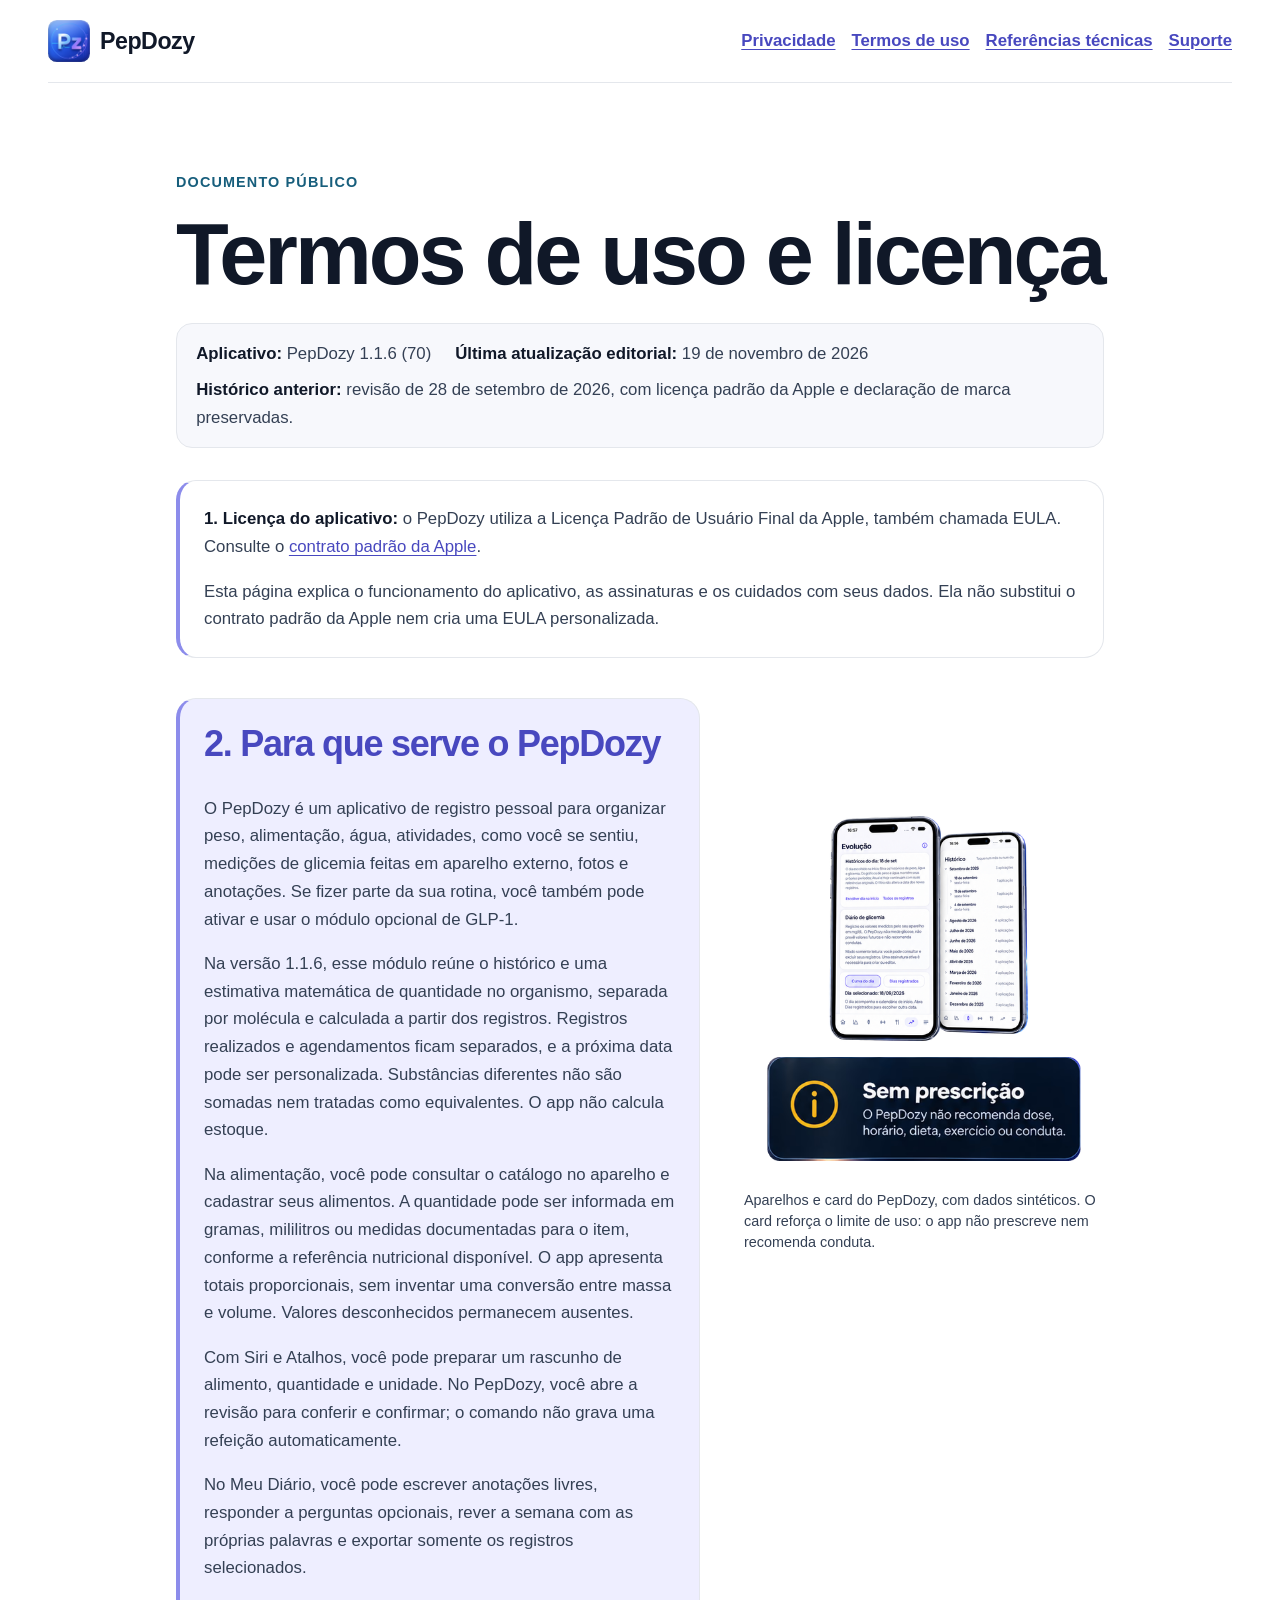
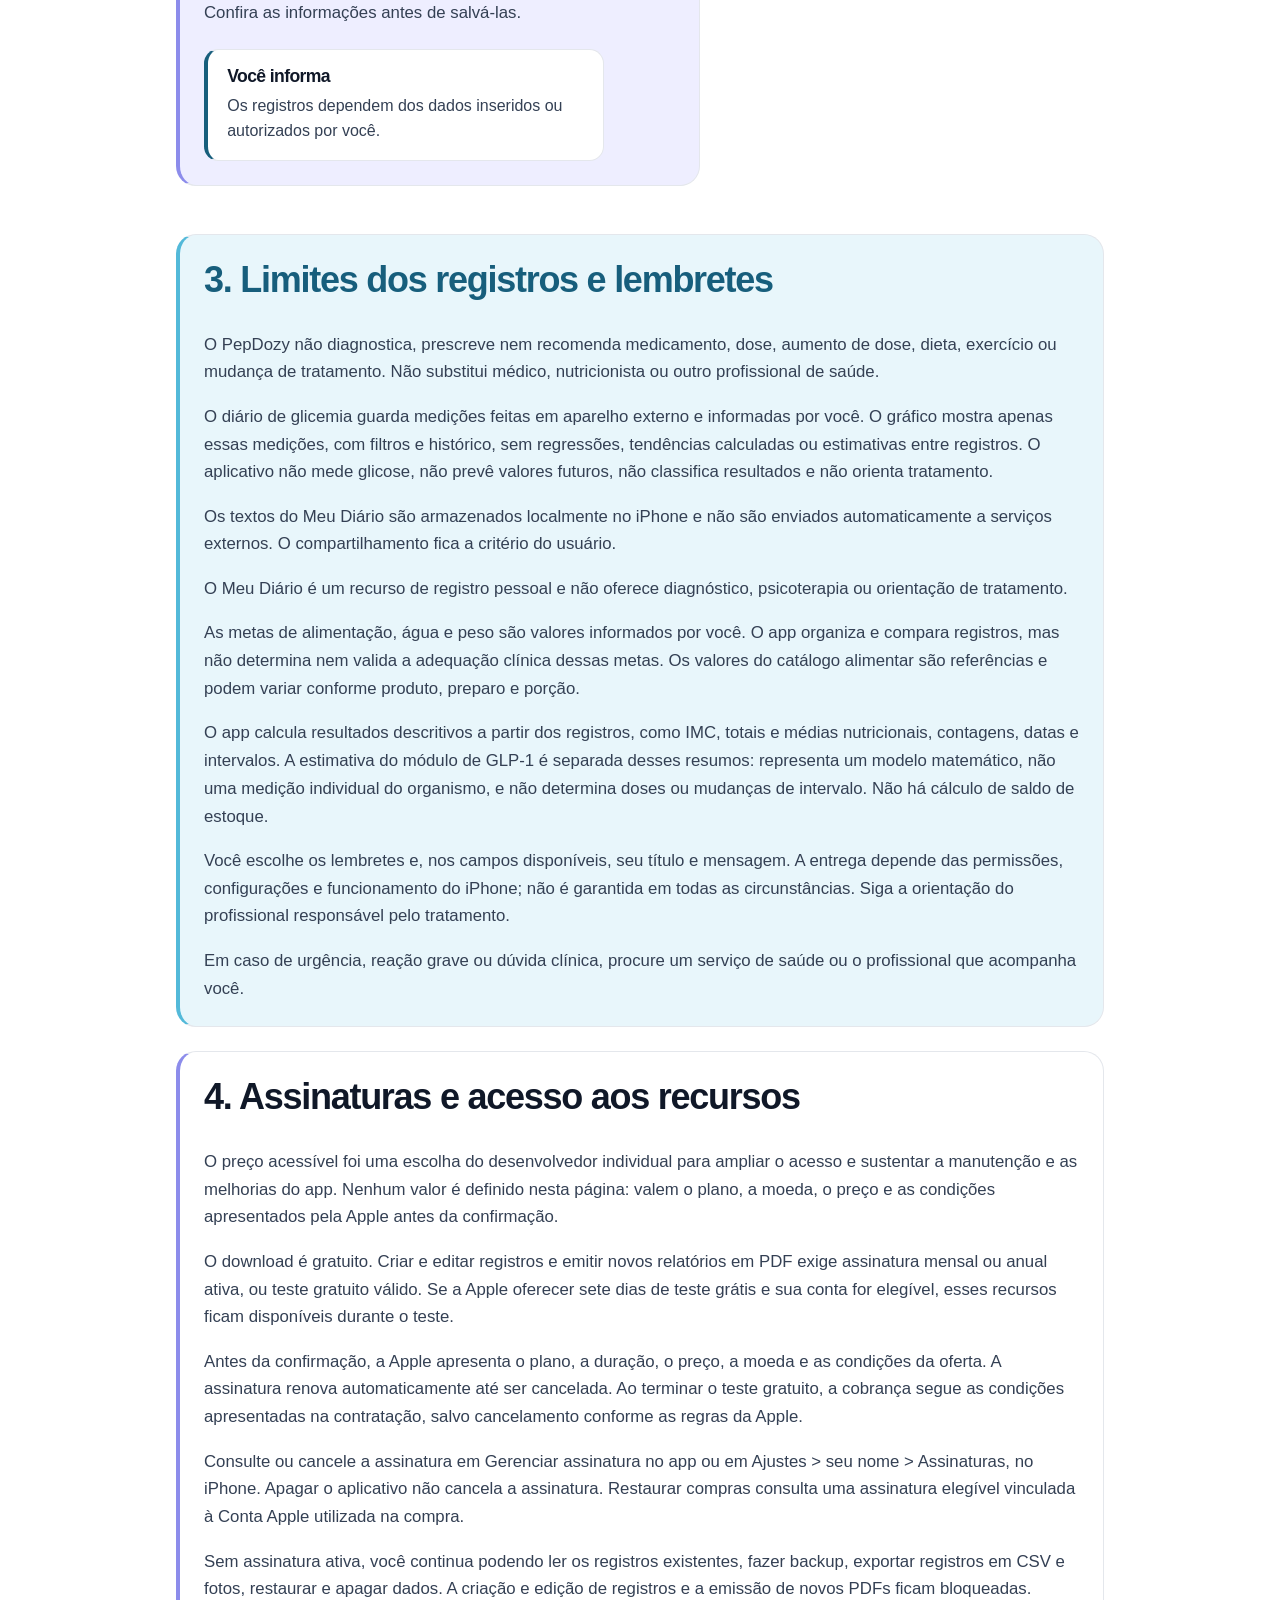
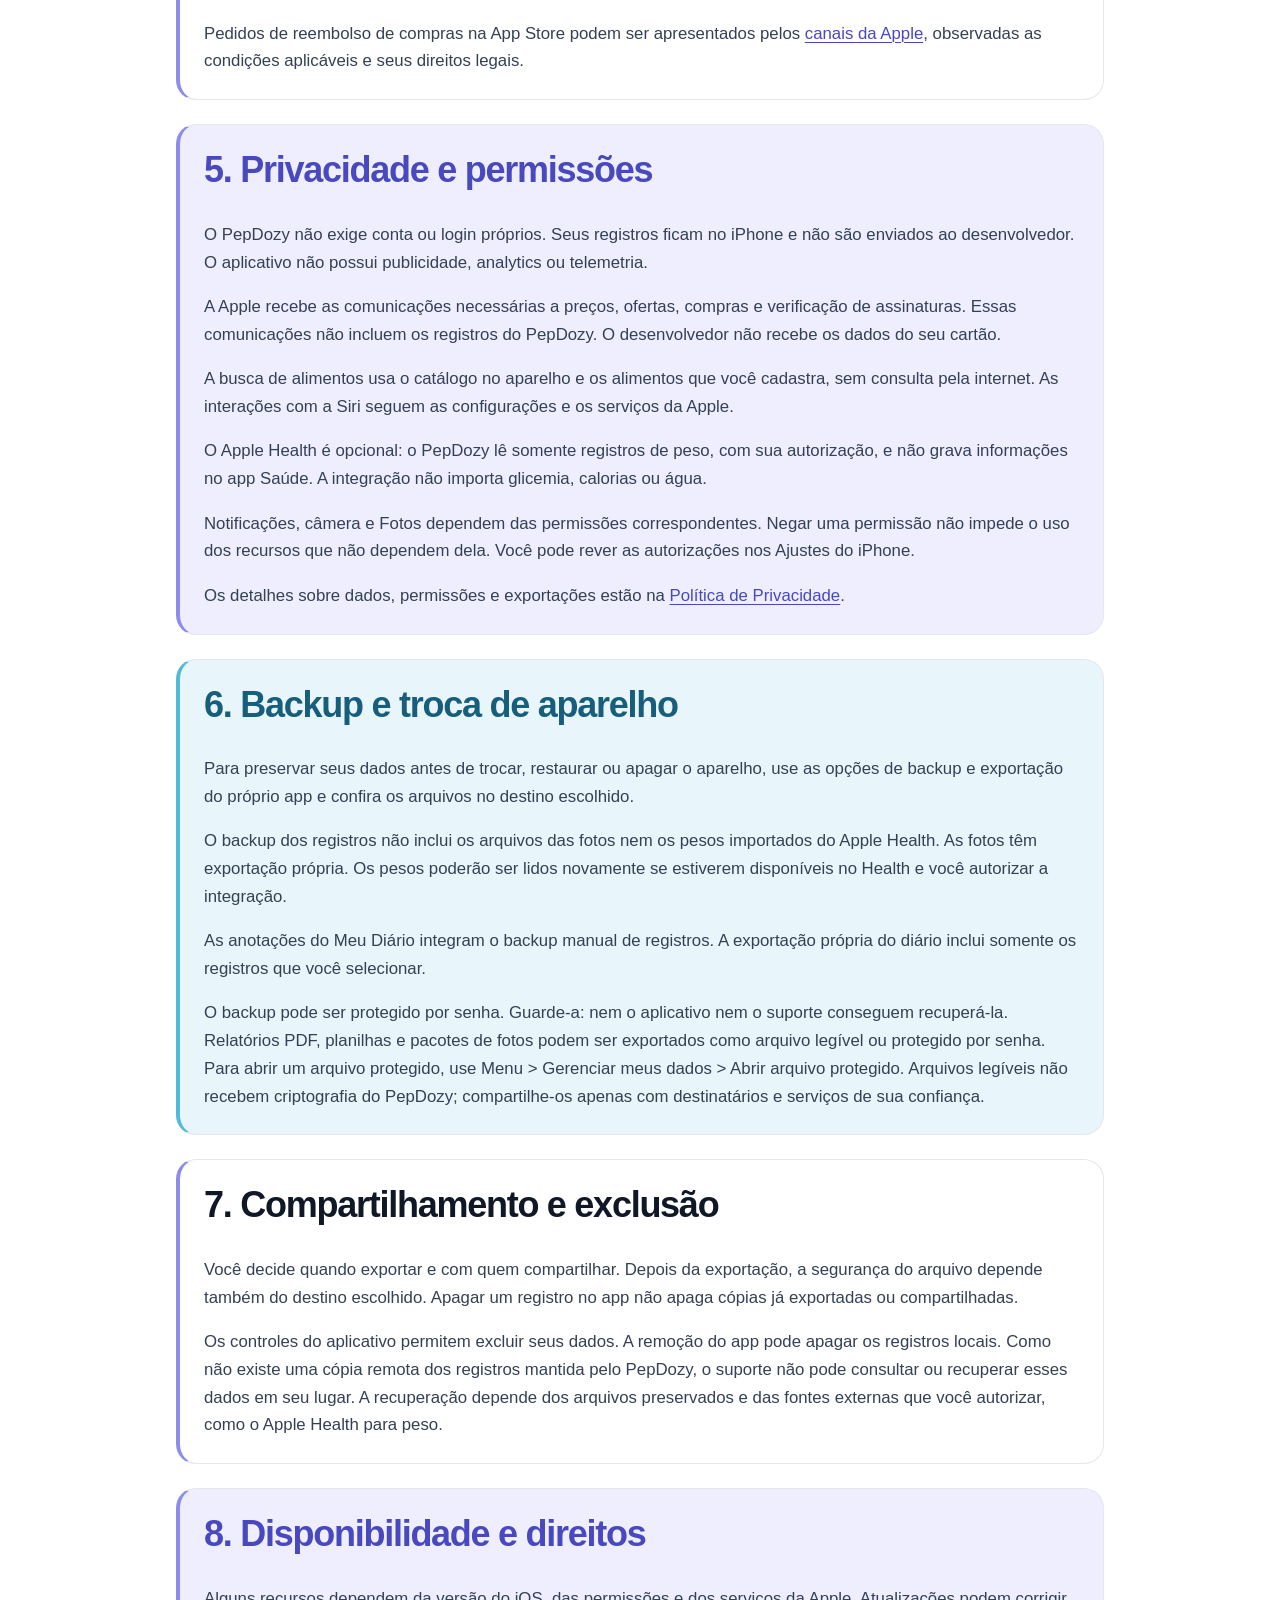
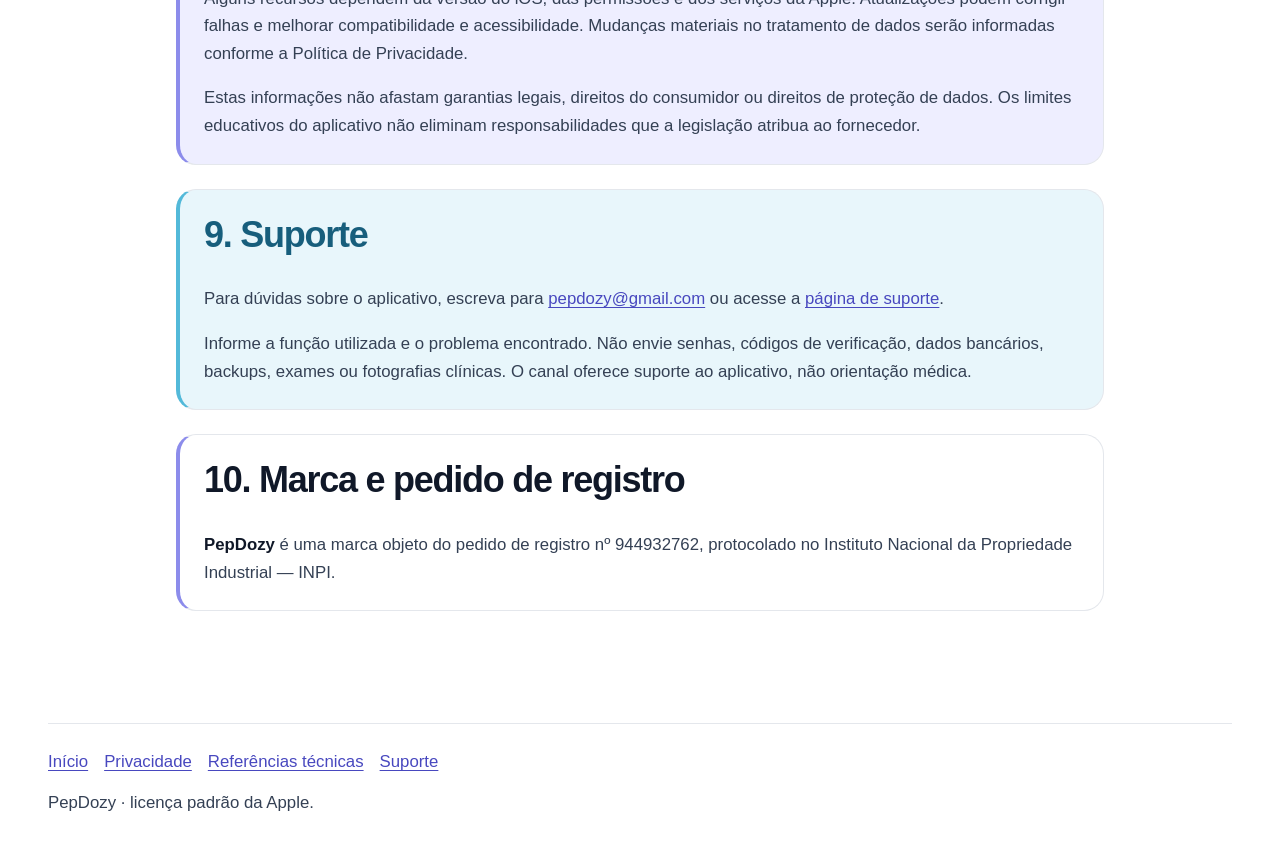
<file: termos/index.html>
<!doctype html>
<html lang="pt-BR">
<head>
  <meta charset="utf-8">
  <meta name="viewport" content="width=device-width, initial-scale=1">
  <meta name="description" content="Termos de uso e licença do PepDozy: funcionamento, assinaturas, privacidade e cuidados com seus dados.">
  <meta name="color-scheme" content="dark light">
  <link rel="icon" type="image/png" sizes="96x96" href="../assets/images/pepdozy-favicon.png">
  <title>Termos de uso e licença — PepDozy</title>
  <link rel="stylesheet" href="../assets/styles.css">
  <link rel="stylesheet" href="../assets/theme-v15.css">
  <link rel="stylesheet" href="../assets/layout-v15.css">
  <link rel="stylesheet" href="../assets/layout-v16.css">
  <link rel="stylesheet" href="../assets/terms-palette.css">
</head>
<body class="theme-light page-terms">
  <a class="skip-link" href="#conteudo">Ir para o conteúdo</a>
  <header class="site-header">
    <a class="brand" href="../" aria-label="PepDozy, início"><img class="brand__logo" src="../assets/images/pepdozy-favicon.png" width="96" height="96" alt=""><span class="brand__name">PepDozy</span></a>
    <nav aria-label="Navegação principal">
      <ul>
        <li><a href="../privacidade/">Privacidade</a></li>
        <li><a aria-current="page" href="./">Termos de uso</a></li>
        <li><a href="../referencias/">Referências técnicas</a></li>
        <li><a href="../suporte/">Suporte</a></li>
      </ul>
    </nav>
  </header>
  <main id="conteudo" class="article">
    <p class="eyebrow">Documento público</p>
    <h1>Termos de uso e licença</h1>
    <div class="meta">
      <span><strong>Aplicativo:</strong> PepDozy 1.1.6 (70)</span>
      <span><strong>Última atualização editorial:</strong> 19 de novembro de 2026</span>
      <span><strong>Histórico anterior:</strong> revisão de 28 de setembro de 2026, com licença padrão da Apple e declaração de marca preservadas.</span>
    </div>

    <div class="notice terms-chapter terms-chapter--neutral">
      <p><strong>1. Licença do aplicativo:</strong> o PepDozy utiliza a Licença Padrão de Usuário Final da Apple, também chamada EULA. Consulte o <a href="https://www.apple.com/legal/internet-services/itunes/dev/stdeula/">contrato padrão da Apple</a>.</p>
      <p>Esta página explica o funcionamento do aplicativo, as assinaturas e os cuidados com seus dados. Ela não substitui o contrato padrão da Apple nem cria uma EULA personalizada.</p>
    </div>

    <section class="illustrated-block" aria-labelledby="uso-aplicativo">
      <div class="illustrated-block__copy">
        <section class="terms-chapter terms-chapter--lavender" aria-labelledby="uso-aplicativo">
        <h2 id="uso-aplicativo">2. Para que serve o PepDozy</h2>
        <p>O PepDozy é um aplicativo de registro pessoal para organizar peso, alimentação, água, atividades, como você se sentiu, medições de glicemia feitas em aparelho externo, fotos e anotações. Se fizer parte da sua rotina, você também pode ativar e usar o módulo opcional de GLP-1.</p>
        <p>Na versão 1.1.6, esse módulo reúne o histórico e uma estimativa matemática de quantidade no organismo, separada por molécula e calculada a partir dos registros. Registros realizados e agendamentos ficam separados, e a próxima data pode ser personalizada. Substâncias diferentes não são somadas nem tratadas como equivalentes. O app não calcula estoque.</p>
        <p>Na alimentação, você pode consultar o catálogo no aparelho e cadastrar seus alimentos. A quantidade pode ser informada em gramas, mililitros ou medidas documentadas para o item, conforme a referência nutricional disponível. O app apresenta totais proporcionais, sem inventar uma conversão entre massa e volume. Valores desconhecidos permanecem ausentes.
        </p>
        <p>Com Siri e Atalhos, você pode preparar um rascunho de alimento, quantidade e unidade. No PepDozy, você abre a revisão para conferir e confirmar; o comando não grava uma refeição automaticamente.</p>
        <p>No Meu Diário, você pode escrever anotações livres, responder a perguntas opcionais, rever a semana com as próprias palavras e exportar somente os registros selecionados.</p>
        <p>Confira as informações antes de salvá-las.</p>
        <aside class="context-note" aria-label="Você informa">
          <h3>Você informa</h3>
          <p>Os registros dependem dos dados inseridos ou autorizados por você.</p>
        </aside>
        </section>

      </div>
      <figure class="editorial-figure editorial-figure--phones-only">
        <div class="editorial-stage">
        <picture class="editorial-phones">
          <source type="image/avif" srcset="../assets/images/pepdozy-phones-v13/uso-licenca-phones-v13-543.avif 543w, ../assets/images/pepdozy-phones-v13/uso-licenca-phones-v13-1086.avif 1086w" sizes="(min-width: 64rem) 360px, (min-width: 29.5rem) 440px, calc(100vw - 2rem)">
          <source type="image/webp" srcset="../assets/images/pepdozy-phones-v13/uso-licenca-phones-v13-543.webp 543w, ../assets/images/pepdozy-phones-v13/uso-licenca-phones-v13-1086.webp 1086w" sizes="(min-width: 64rem) 360px, (min-width: 29.5rem) 440px, calc(100vw - 2rem)">
          <img src="../assets/images/pepdozy-phones-v13/uso-licenca-phones-v13-1086.png" srcset="../assets/images/pepdozy-phones-v13/uso-licenca-phones-v13-543.png 543w, ../assets/images/pepdozy-phones-v13/uso-licenca-phones-v13-1086.png 1086w" sizes="(min-width: 64rem) 360px, (min-width: 29.5rem) 440px, calc(100vw - 2rem)" width="1086" height="1448" alt="Dois iPhones com evolução, diário de glicemia e histórico de registros opcionais do PepDozy; dados sintéticos." decoding="async">
        </picture>
        <picture class="editorial-accent editorial-accent--termos">
          <source type="image/avif" srcset="../assets/images/pepdozy-cards-v14/termos-sem-prescricao-v14.avif">
          <source type="image/webp" srcset="../assets/images/pepdozy-cards-v14/termos-sem-prescricao-v14.webp">
          <img src="../assets/images/pepdozy-cards-v14/termos-sem-prescricao-v14.png" width="447" height="149" alt="Card ilustrativo: Sem prescrição. O PepDozy não recomenda dose, horário, dieta, exercício ou conduta." decoding="async">
        </picture>
        </div>
        <figcaption>Aparelhos e card do PepDozy, com dados sintéticos. O card reforça o limite de uso: o app não prescreve nem recomenda conduta.</figcaption>
      </figure>
    </section>

    <section class="terms-chapter terms-chapter--blue" aria-labelledby="limites-saude">
    <h2 id="limites-saude">3. Limites dos registros e lembretes</h2>
    <p>O PepDozy não diagnostica, prescreve nem recomenda medicamento, dose, aumento de dose, dieta, exercício ou mudança de tratamento. Não substitui médico, nutricionista ou outro profissional de saúde.</p>
    <p>O diário de glicemia guarda medições feitas em aparelho externo e informadas por você. O gráfico mostra apenas essas medições, com filtros e histórico, sem regressões, tendências calculadas ou estimativas entre registros. O aplicativo não mede glicose, não prevê valores futuros, não classifica resultados e não orienta tratamento.</p>
    <p>Os textos do Meu Diário são armazenados localmente no iPhone e não são enviados automaticamente a serviços externos. O compartilhamento fica a critério do usuário.</p>
    <p>O Meu Diário é um recurso de registro pessoal e não oferece diagnóstico, psicoterapia ou orientação de tratamento.</p>
    <p>As metas de alimentação, água e peso são valores informados por você. O app organiza e compara registros, mas não determina nem valida a adequação clínica dessas metas. Os valores do catálogo alimentar são referências e podem variar conforme produto, preparo e porção.</p>
    <p>O app calcula resultados descritivos a partir dos registros, como IMC, totais e médias nutricionais, contagens, datas e intervalos. A estimativa do módulo de GLP-1 é separada desses resumos: representa um modelo matemático, não uma medição individual do organismo, e não determina doses ou mudanças de intervalo. Não há cálculo de saldo de estoque.</p>
    <p>Você escolhe os lembretes e, nos campos disponíveis, seu título e mensagem. A entrega depende das permissões, configurações e funcionamento do iPhone; não é garantida em todas as circunstâncias. Siga a orientação do profissional responsável pelo tratamento.</p>
    <p>Em caso de urgência, reação grave ou dúvida clínica, procure um serviço de saúde ou o profissional que acompanha você.</p>
    </section>

    <section class="terms-chapter terms-chapter--neutral" aria-labelledby="assinaturas">
    <h2 id="assinaturas">4. Assinaturas e acesso aos recursos</h2>
    <p>O preço acessível foi uma escolha do desenvolvedor individual para ampliar o acesso e sustentar a manutenção e as melhorias do app. Nenhum valor é definido nesta página: valem o plano, a moeda, o preço e as condições apresentados pela Apple antes da confirmação.</p>
    <p>O download é gratuito. Criar e editar registros e emitir novos relatórios em PDF exige assinatura mensal ou anual ativa, ou teste gratuito válido. Se a Apple oferecer sete dias de teste grátis e sua conta for elegível, esses recursos ficam disponíveis durante o teste.</p>
    <p>Antes da confirmação, a Apple apresenta o plano, a duração, o preço, a moeda e as condições da oferta. A assinatura renova automaticamente até ser cancelada. Ao terminar o teste gratuito, a cobrança segue as condições apresentadas na contratação, salvo cancelamento conforme as regras da Apple.</p>
    <p>Consulte ou cancele a assinatura em Gerenciar assinatura no app ou em Ajustes &gt; seu nome &gt; Assinaturas, no iPhone. Apagar o aplicativo não cancela a assinatura. Restaurar compras consulta uma assinatura elegível vinculada à Conta Apple utilizada na compra.</p>
    <p>Sem assinatura ativa, você continua podendo ler os registros existentes, fazer backup, exportar registros em CSV e fotos, restaurar e apagar dados. A criação e edição de registros e a emissão de novos PDFs ficam bloqueadas.</p>
    <p>Pedidos de reembolso de compras na App Store podem ser apresentados pelos <a href="https://support.apple.com/pt-br/118223">canais da Apple</a>, observadas as condições aplicáveis e seus direitos legais.</p>
    </section>

    <section class="terms-chapter terms-chapter--lavender" aria-labelledby="privacidade-permissoes">
    <h2 id="privacidade-permissoes">5. Privacidade e permissões</h2>
    <p>O PepDozy não exige conta ou login próprios. Seus registros ficam no iPhone e não são enviados ao desenvolvedor. O aplicativo não possui publicidade, analytics ou telemetria.</p>
    <p>A Apple recebe as comunicações necessárias a preços, ofertas, compras e verificação de assinaturas. Essas comunicações não incluem os registros do PepDozy. O desenvolvedor não recebe os dados do seu cartão.</p>
    <p>A busca de alimentos usa o catálogo no aparelho e os alimentos que você cadastra, sem consulta pela internet. As interações com a Siri seguem as configurações e os serviços da Apple.</p>
    <p>O Apple Health é opcional: o PepDozy lê somente registros de peso, com sua autorização, e não grava informações no app Saúde. A integração não importa glicemia, calorias ou água.</p>
    <p>Notificações, câmera e Fotos dependem das permissões correspondentes. Negar uma permissão não impede o uso dos recursos que não dependem dela. Você pode rever as autorizações nos Ajustes do iPhone.</p>
    <p>Os detalhes sobre dados, permissões e exportações estão na <a href="../privacidade/">Política de Privacidade</a>.</p>
    </section>

    <section class="terms-chapter terms-chapter--blue" aria-labelledby="backup">
    <h2 id="backup">6. Backup e troca de aparelho</h2>
    <p>Para preservar seus dados antes de trocar, restaurar ou apagar o aparelho, use as opções de backup e exportação do próprio app e confira os arquivos no destino escolhido.</p>
    <p>O backup dos registros não inclui os arquivos das fotos nem os pesos importados do Apple Health. As fotos têm exportação própria. Os pesos poderão ser lidos novamente se estiverem disponíveis no Health e você autorizar a integração.</p>
    <p>As anotações do Meu Diário integram o backup manual de registros. A exportação própria do diário inclui somente os registros que você selecionar.</p>
    <p>O backup pode ser protegido por senha. Guarde-a: nem o aplicativo nem o suporte conseguem recuperá-la. Relatórios PDF, planilhas e pacotes de fotos podem ser exportados como arquivo legível ou protegido por senha. Para abrir um arquivo protegido, use Menu &gt; Gerenciar meus dados &gt; Abrir arquivo protegido. Arquivos legíveis não recebem criptografia do PepDozy; compartilhe-os apenas com destinatários e serviços de sua confiança.</p>
    </section>

    <section class="terms-chapter terms-chapter--neutral" aria-labelledby="compartilhamento">
    <h2 id="compartilhamento">7. Compartilhamento e exclusão</h2>
    <p>Você decide quando exportar e com quem compartilhar. Depois da exportação, a segurança do arquivo depende também do destino escolhido. Apagar um registro no app não apaga cópias já exportadas ou compartilhadas.</p>
    <p>Os controles do aplicativo permitem excluir seus dados. A remoção do app pode apagar os registros locais. Como não existe uma cópia remota dos registros mantida pelo PepDozy, o suporte não pode consultar ou recuperar esses dados em seu lugar. A recuperação depende dos arquivos preservados e das fontes externas que você autorizar, como o Apple Health para peso.</p>
    </section>

    <section class="terms-chapter terms-chapter--lavender" aria-labelledby="direitos">
    <h2 id="direitos">8. Disponibilidade e direitos</h2>
    <p>Alguns recursos dependem da versão do iOS, das permissões e dos serviços da Apple. Atualizações podem corrigir falhas e melhorar compatibilidade e acessibilidade. Mudanças materiais no tratamento de dados serão informadas conforme a Política de Privacidade.</p>
    <p>Estas informações não afastam garantias legais, direitos do consumidor ou direitos de proteção de dados. Os limites educativos do aplicativo não eliminam responsabilidades que a legislação atribua ao fornecedor.</p>
    </section>

    <section class="terms-chapter terms-chapter--blue" aria-labelledby="suporte">
    <h2 id="suporte">9. Suporte</h2>
    <p>Para dúvidas sobre o aplicativo, escreva para <a href="mailto:pepdozy@gmail.com">pepdozy@gmail.com</a> ou acesse a <a href="../suporte/">página de suporte</a>.</p>
    <p>Informe a função utilizada e o problema encontrado. Não envie senhas, códigos de verificação, dados bancários, backups, exames ou fotografias clínicas. O canal oferece suporte ao aplicativo, não orientação médica.</p>
    </section>

    <section class="terms-chapter terms-chapter--neutral" aria-labelledby="marca">
    <h2 id="marca">10. Marca e pedido de registro</h2>
    <p><strong>PepDozy</strong> é uma marca objeto do pedido de registro nº 944932762, protocolado no Instituto Nacional da Propriedade Industrial — INPI.</p>
    </section>

  </main>
  <footer class="site-footer">
    <ul>
      <li><a href="../">Início</a></li>
      <li><a href="../privacidade/">Privacidade</a></li>
      <li><a href="../referencias/">Referências técnicas</a></li>
      <li><a href="../suporte/">Suporte</a></li>
    </ul>
    <p>PepDozy · licença padrão da Apple.</p>
  </footer>
</body>
</html>
</file>
<file: assets/styles.css>
:root {
  color-scheme: dark light;
  --bg: #080d1d;
  --surface: #11182c;
  --surface-strong: #18213a;
  --text: #f7f8ff;
  --muted: #b7bfd3;
  --line: #2d3855;
  --primary: #9188ff;
  --accent: #24c8c3;
  --warning: #ffd08a;
  --focus: #f9d65c;
  --max: 74rem;
}

* { box-sizing: border-box; }

html { scroll-behavior: smooth; }

body {
  margin: 0;
  min-height: 100vh;
  background:
    radial-gradient(circle at 85% 0%, rgba(36, 200, 195, 0.13), transparent 32rem),
    radial-gradient(circle at 0% 12%, rgba(145, 136, 255, 0.14), transparent 30rem),
    var(--bg);
  color: var(--text);
  font-family: -apple-system, BlinkMacSystemFont, "SF Pro Text", "Segoe UI", sans-serif;
  font-size: 1.05rem;
  line-height: 1.65;
}

a { color: #b7b1ff; }
a:hover { color: #d8d4ff; }
a:focus-visible, button:focus-visible {
  outline: 0.2rem solid var(--focus);
  outline-offset: 0.2rem;
}

.skip-link {
  position: absolute;
  left: 1rem;
  top: -5rem;
  z-index: 100;
  padding: 0.75rem 1rem;
  border-radius: 0.7rem;
  background: var(--text);
  color: var(--bg);
}
.skip-link:focus { top: 1rem; }

.site-header,
.site-footer,
main {
  width: min(calc(100% - 2rem), var(--max));
  margin-inline: auto;
}

.site-header {
  display: flex;
  align-items: center;
  justify-content: space-between;
  gap: 1.5rem;
  padding-block: 1.25rem;
  border-bottom: 1px solid var(--line);
}

.brand {
  color: var(--text);
  font-size: clamp(1.15rem, 3vw, 1.45rem);
  font-weight: 760;
  letter-spacing: -0.02em;
  text-decoration: none;
}
.brand span { color: var(--accent); }

nav ul {
  display: flex;
  flex-wrap: wrap;
  justify-content: flex-end;
  gap: 0.3rem 1rem;
  margin: 0;
  padding: 0;
  list-style: none;
}
nav a { font-weight: 650; text-underline-offset: 0.25rem; }

main { padding-block: clamp(2.5rem, 8vw, 5.5rem); }

.hero { max-width: 58rem; }
.eyebrow {
  margin: 0 0 0.6rem;
  color: var(--accent);
  font-size: 0.9rem;
  font-weight: 760;
  letter-spacing: 0.08em;
  text-transform: uppercase;
}
h1, h2, h3 { line-height: 1.16; letter-spacing: -0.035em; }
h1 { margin: 0; font-size: clamp(2.4rem, 8vw, 5.4rem); }
h2 { margin-top: 2.5rem; font-size: clamp(1.55rem, 4vw, 2.25rem); }
h3 { margin-top: 1.8rem; font-size: 1.25rem; }
.lede { color: var(--muted); font-size: clamp(1.15rem, 2.6vw, 1.45rem); }

.grid {
  display: grid;
  grid-template-columns: repeat(3, minmax(0, 1fr));
  gap: 1rem;
  margin-top: 2.2rem;
}
.card, .notice {
  border: 1px solid var(--line);
  border-radius: 1.25rem;
  background: linear-gradient(145deg, rgba(24, 33, 58, 0.95), rgba(17, 24, 44, 0.95));
}
.card { padding: 1.4rem; }
.card h2 { margin-top: 0; }
.card p { color: var(--muted); }
.card-link { font-weight: 760; }

.notice {
  margin-block: 1.5rem;
  padding: 1.2rem 1.35rem;
  border-left: 0.35rem solid var(--accent);
}
.notice.warning { border-left-color: var(--warning); }
.notice p:first-child { margin-top: 0; }
.notice p:last-child { margin-bottom: 0; }

.article { max-width: 58rem; }
.article p, .article li { color: #dce1ef; }
.article strong { color: var(--text); }
.article code { color: var(--warning); }

.meta {
  display: flex;
  flex-wrap: wrap;
  gap: 0.5rem 1.5rem;
  margin: 1.2rem 0 2rem;
  padding: 1rem 1.2rem;
  border: 1px solid var(--line);
  border-radius: 1rem;
  color: var(--muted);
  background: rgba(17, 24, 44, 0.75);
}

.hero--illustrated { max-width: none; }

.hero__copy,
.illustrated-block__copy { min-width: 0; }

.illustrated-block { margin-top: 2.5rem; }
.illustrated-block__copy > :first-child { margin-top: 0; }

.editorial-figure {
  width: min(100%, 27.5rem);
  margin: 1.75rem auto 0;
}

.editorial-figure picture,
.editorial-figure img { display: block; }

.editorial-stage {
  position: relative;
  width: 100%;
  aspect-ratio: 3 / 4;
}

.editorial-stage > picture { position: absolute; }

.editorial-phones { inset: 0; }

.editorial-figure img {
  width: 100%;
  height: auto;
  aspect-ratio: 3 / 4;
  border: 1px solid var(--line);
  border-radius: 1.125rem;
  background: #080d1d;
  box-shadow: 0 1.2rem 3rem rgba(0, 3, 12, 0.24);
  object-fit: contain;
}

.editorial-figure--phones-only img {
  border: 0;
  border-radius: 0;
  background: transparent;
  box-shadow: none;
}

.editorial-stage .editorial-phones img {
  width: 100%;
  height: 100%;
  object-fit: contain;
}

.editorial-accent {
  z-index: 2;
  left: 50%;
  transform: translateX(-50%);
}

.editorial-accent img {
  width: 100%;
  height: auto;
  aspect-ratio: auto;
  object-fit: contain;
}

.editorial-accent--home {
  bottom: 2.75%;
  width: min(56%, 13.75rem);
}

.editorial-accent--privacidade {
  bottom: 2.75%;
  width: min(86%, 20rem);
}

.editorial-accent--suporte {
  bottom: 4%;
  width: min(87%, 19.5rem);
}

.editorial-accent--termos {
  bottom: 3.5%;
  width: min(87%, 20rem);
}

.editorial-figure figcaption {
  margin-top: 0.75rem;
  color: var(--muted);
  font-size: 0.9rem;
  line-height: 1.45;
}

table {
  width: 100%;
  border-collapse: collapse;
  margin-block: 1.2rem;
}
th, td { padding: 0.8rem; border-bottom: 1px solid var(--line); text-align: left; vertical-align: top; }
th { color: var(--text); }

.site-footer {
  padding-block: 1.5rem 2.5rem;
  border-top: 1px solid var(--line);
  color: var(--muted);
}
.site-footer ul {
  display: flex;
  flex-wrap: wrap;
  gap: 0.5rem 1rem;
  margin: 0 0 0.8rem;
  padding: 0;
  list-style: none;
}
.site-footer p { margin: 0; }

@media (max-width: 48rem) {
  .site-header { align-items: flex-start; flex-direction: column; }
  nav ul { justify-content: flex-start; }
  .grid { grid-template-columns: 1fr; }
  body { font-size: 1rem; }
}

@media (min-width: 64rem) {
  .hero--illustrated,
  .illustrated-block {
    display: grid;
    align-items: start;
    gap: clamp(2rem, 4vw, 2.75rem);
  }

  .hero--illustrated {
    grid-template-columns: minmax(0, 1fr) minmax(22rem, 27.5rem);
  }

  .illustrated-block {
    grid-template-columns: minmax(0, 1fr) minmax(20rem, 22.5rem);
  }

  .editorial-figure,
  .article .editorial-figure { margin: 0; }

  .article .editorial-figure { width: min(100%, 22.5rem); }
}

@media (prefers-reduced-motion: reduce) {
  html { scroll-behavior: auto; }
}

@media (prefers-color-scheme: light) {
  :root {
    --bg: #f7f8ff;
    --surface: #ffffff;
    --surface-strong: #eef1fb;
    --text: #101629;
    --muted: #4d5872;
    --line: #d7dced;
    --primary: #574ccf;
    --accent: #087f7b;
    --warning: #7a4d00;
    --focus: #5d32c6;
  }
  body {
    background:
      radial-gradient(circle at 85% 0%, rgba(36, 200, 195, 0.12), transparent 32rem),
      radial-gradient(circle at 0% 12%, rgba(145, 136, 255, 0.12), transparent 30rem),
      var(--bg);
  }
  .card, .notice { background: rgba(255, 255, 255, 0.92); }
  .article p, .article li { color: #28334c; }
  a { color: #493cbf; }
  a:hover { color: #2d2584; }
}
</file>
<file: assets/theme-v15.css>
/* Explicit page themes keep the PepDozy palette stable across OS settings. */
body.theme-dark {
  color-scheme: dark;
  --bg: #080d1d;
  --surface: #11182c;
  --surface-strong: #18213a;
  --text: #f7f8ff;
  --body-text: #dce1ef;
  --muted: #b7bfd3;
  --line: #2d3855;
  --primary: #9188ff;
  --accent: #24c8c3;
  --warning: #ffd08a;
  --focus: #24c8c3;
  --link: #b7b1ff;
  --link-hover: #d8d4ff;
  --meta-bg: #11182c;
}

body.theme-light,
body:is(.theme-dark, .theme-light) .card--light {
  color-scheme: light;
  --bg: #ffffff;
  --surface: #ffffff;
  --surface-strong: #f3f1ff;
  --text: #101629;
  --body-text: #28334c;
  --muted: #4d5872;
  --line: #d7dced;
  --primary: #5b3fd1;
  --accent: #087f83;
  --warning: #7a4d00;
  --focus: #5b3fd1;
  --link: #5b3fd1;
  --link-hover: #432caa;
  --meta-bg: #f3f1ff;
}

body:is(.theme-dark, .theme-light) {
  background: var(--bg);
  color: var(--text);
}

body:is(.theme-dark, .theme-light) a {
  color: var(--link);
}

body:is(.theme-dark, .theme-light) a:hover {
  color: var(--link-hover);
}

body:is(.theme-dark, .theme-light) .brand,
body:is(.theme-dark, .theme-light) .brand:hover {
  color: var(--text);
}

body:is(.theme-dark, .theme-light) .brand span,
body:is(.theme-dark, .theme-light) .eyebrow {
  color: var(--accent);
}

body:is(.theme-dark, .theme-light) :is(.card, .notice) {
  color: var(--text);
  border-color: var(--line);
  background: var(--surface);
}

body:is(.theme-dark, .theme-light) .notice {
  border-left-color: var(--accent);
}

body:is(.theme-dark, .theme-light) .notice.warning {
  border-left-color: var(--warning);
}

body:is(.theme-dark, .theme-light) :where(.article p, .article li),
body:is(.theme-dark, .theme-light) td {
  color: var(--body-text);
}

body:is(.theme-dark, .theme-light) :is(h1, h2, h3, th),
body:is(.theme-dark, .theme-light) .article strong {
  color: var(--text);
}

body:is(.theme-dark, .theme-light) .article code {
  color: var(--warning);
}

body:is(.theme-dark, .theme-light) .card p,
body:is(.theme-dark, .theme-light) .lede,
body:is(.theme-dark, .theme-light) .editorial-figure figcaption,
body:is(.theme-dark, .theme-light) .site-footer,
body:is(.theme-dark, .theme-light) .site-footer :is(p, li) {
  color: var(--muted);
}

body:is(.theme-dark, .theme-light) .meta {
  background: var(--meta-bg);
  border-color: var(--line);
  color: var(--muted);
}

body:is(.theme-dark, .theme-light) :is(th, td, .site-header, .site-footer) {
  border-color: var(--line);
}

body:is(.theme-dark, .theme-light) :is(a, button):focus-visible {
  outline-color: var(--focus);
}

body:is(.theme-dark, .theme-light) .skip-link,
body:is(.theme-dark, .theme-light) .skip-link:hover {
  background: var(--text);
  color: var(--bg);
}

body:is(.theme-dark, .theme-light) ::selection {
  background: var(--primary);
  color: var(--bg);
}
</file>
<file: assets/layout-v15.css>
/* Layout da revisão solicitada: foco em aplicações, metas e cards contextuais. */
.application-figure {
  width: min(100%, 20rem);
  margin: 2rem auto 0;
}
.application-figure picture,
.application-figure img,
.goal-card picture,
.goal-card img { display: block; width: 100%; }
.application-figure img { height: auto; max-height: 42rem; object-fit: contain; }
.application-figure figcaption {
  margin: .8rem 0 0;
  color: var(--muted);
  font-size: .85rem;
  line-height: 1.5;
  text-align: center;
}
.destination-grid {
  display: grid;
  grid-template-columns: repeat(3, minmax(0, 1fr));
  gap: 1.2rem;
  margin-top: 2.5rem;
}
.destination-grid .goal-card {
  grid-column: 2;
  grid-row: 1;
  width: min(100%, 17rem);
  margin: 0 auto;
}
.goal-card img { height: auto; }
.destination { grid-row: 2; }
.destination--privacy { grid-column: 1; }
.destination--terms { grid-column: 2; }
.destination--support { grid-column: 3; }
.support-guidance {
  --card-space: clamp(1rem, 2.5vw, 1.5rem);
  display: grid;
  grid-template-columns: repeat(2, minmax(0, 1fr));
  gap: var(--card-space);
  padding: var(--card-space);
  margin: 1.5rem 0 2.5rem;
}
.support-guidance__card {
  --card-accent: #20d9ee;
  display: grid;
  grid-template-columns: clamp(3rem, 5.5vw, 4.5rem) minmax(0, 1fr);
  align-items: center;
  gap: clamp(.9rem, 2vw, 1.4rem);
  min-width: 0;
  min-height: 13rem;
  padding: clamp(1.1rem, 2.5vw, 1.8rem);
  border: 1px solid #3a527b;
  border-radius: 1.4rem;
  background: linear-gradient(145deg, #101c34, #080f21 78%);
  box-shadow: inset 0 1px 0 #7185ba20;
}
.support-guidance__card--privacy { --card-accent: #c49aff; }
.support-guidance__icon {
  display: grid;
  place-items: center;
  width: 100%;
  aspect-ratio: 1;
  border: 1px solid currentColor;
  border-radius: 1rem;
  color: var(--card-accent);
  background: #101b304d;
}
.support-guidance__icon svg { display: block; width: 67%; height: 67%; }
.support-guidance__text h2 {
  margin: 0 0 .55rem;
  color: #f7f8ff;
  font-size: clamp(1.15rem, 1.65vw, 1.4rem);
  line-height: 1.25;
  letter-spacing: -.025em;
}
.support-guidance__text p {
  margin: 0;
  color: #cbd1ed;
  font-size: clamp(1rem, 1.35vw, 1.15rem);
  line-height: 1.5;
}
.context-note {
  max-width: 25rem;
  margin: 1.4rem 0 1.8rem;
  padding: 1rem 1.2rem;
  border: 1px solid var(--line);
  border-left: .25rem solid var(--accent);
  border-radius: .9rem;
  background: var(--surface);
}
.context-note h3 { margin: 0 0 .4rem; font-size: 1.1rem; color: var(--text); }
.context-note p { margin: 0; font-size: 1rem; line-height: 1.6; color: var(--muted); }
.context-row { display: grid; grid-template-columns: minmax(0, 1fr) minmax(16rem, .7fr); gap: 1.5rem; align-items: start; }
.context-row > p { margin-top: 0; }
.context-row .context-note { margin: 0 0 1rem; }
.page-support .editorial-figure { width: min(100%, 18rem); justify-self: center; }
.page-support .editorial-stage { aspect-ratio: 582 / 765; overflow: hidden; }
.page-support .editorial-phones { width: 186.6%; left: -81.1%; right: auto; top: -8.5%; bottom: auto; }
.page-support .editorial-phones img { height: auto; }
@media (min-width: 64rem) {
  .hero--applications { grid-template-columns: minmax(0, 1.3fr) minmax(17rem, .7fr); align-items: center; }
  .application-figure { margin-top: 0; }
}
@media (max-width: 48rem) {
  .destination-grid { grid-template-columns: minmax(0, 1fr); }
  .destination-grid .goal-card,
  .destination { grid-column: 1; }
  .goal-card { grid-row: 1 !important; }
  .destination--privacy { grid-row: 2; }
  .destination--terms { grid-row: 3; }
  .destination--support { grid-row: 4; }
  .support-guidance { grid-template-columns: minmax(0, 1fr); }
  .context-row { grid-template-columns: minmax(0, 1fr); gap: 0; }
}
</file>
<file: assets/layout-v16.css>
/* Ajustes delimitados pelo OWNER sobre a Home já aprovada. */
.brand { display: inline-flex; align-items: center; gap: .65rem; flex-shrink: 0; }
.brand__logo { display: block; width: 2.6rem; height: 2.6rem; object-fit: contain; border-radius: .55rem; }
body:is(.theme-dark,.theme-light) .brand .brand__name { color: var(--text); white-space: nowrap; }
.destination-grid { grid-template-columns: repeat(2, minmax(0, 1fr)); }
.destination {
  grid-column: auto;
  grid-row: auto;
  min-width: 0;
}
.destination--privacy { grid-column: 1; grid-row: 1; }
.destination--terms { grid-column: 2; grid-row: 1; }
.destination--references { grid-column: 1; grid-row: 2; }
.destination--support { grid-column: 2; grid-row: 2; }
.destination :is(h2, p, a) { overflow-wrap: anywhere; }
.feature-cards { display: flex; justify-content: space-evenly; align-items: center; margin: 2rem 0 0; }
.feature-card { flex: 0 0 auto; width: clamp(10rem, 20vw, 13.125rem); margin: 0; }
.feature-card picture, .feature-card img { display: block; width: 100%; height: auto; }
.story-section,
.journal-preview,
.accessible-price { max-width: 58rem; margin: 2rem auto 0; }
.story-section { display: grid; grid-template-columns: minmax(0, .9fr) minmax(0, 1.1fr); gap: clamp(1.5rem, 4vw, 3.5rem); align-items: start; padding: clamp(1.5rem, 4vw, 2.75rem); border: 1px solid var(--border); border-radius: var(--radius-lg); background: var(--surface); }
.story-section h2,
.journal-preview h2,
.accessible-price h2 { margin-top: .35rem; }
.story-section__copy p:first-child { margin-top: 0; }
.hero__story { margin-top: clamp(1.25rem, 2.5vw, 2rem); padding-top: clamp(1.1rem, 2vw, 1.5rem); border-top: 1px solid var(--border); }
.hero__story h2 { margin: .35rem 0 .8rem; font-size: clamp(1.55rem, 2.4vw, 2.35rem); line-height: 1.08; }
.hero__story p:last-child { margin-bottom: 0; }
.page-home .application-figure--empty {
  min-height: 45.35rem;
}
@media (max-width: 22.5rem) {
  .page-home .application-figure--empty { min-height: 46.625rem; }
}
.journal-preview { padding: clamp(1.5rem, 4vw, 3rem); border-radius: var(--radius-lg); background: linear-gradient(145deg, color-mix(in srgb, var(--primary) 17%, var(--surface)), var(--surface)); border: 1px solid color-mix(in srgb, var(--primary) 42%, var(--border)); }
.status-pill { display: inline-block; margin: 0 0 1rem; padding: .45rem .75rem; border-radius: 999px; font-size: .85rem; font-weight: 750; color: var(--text); background: color-mix(in srgb, var(--primary) 22%, transparent); border: 1px solid color-mix(in srgb, var(--primary) 45%, transparent); }
.journal-preview__points { display: grid; grid-template-columns: repeat(2, minmax(0, 1fr)); gap: .7rem 2rem; margin: 1.4rem 0 0; }
.accessible-price { padding: 1.75rem clamp(1.25rem, 4vw, 2.5rem); border-left: .3rem solid var(--primary); background: color-mix(in srgb, var(--primary) 8%, var(--surface)); }

@media (min-width: 64rem) {
  .destination-grid { grid-template-columns: repeat(4, minmax(0, 1fr)); }
  .destination--privacy { grid-column: 1; grid-row: 1; }
  .destination--terms { grid-column: 2; grid-row: 1; }
  .destination--references { grid-column: 3; grid-row: 1; }
  .destination--support { grid-column: 4; grid-row: 1; }
}

@media (max-width: 48rem) {
  .destination-grid { grid-template-columns: minmax(0, 1fr); }
  .destination--privacy { grid-column: 1; grid-row: 1; }
  .destination--terms { grid-column: 1; grid-row: 2; }
  .destination--references { grid-column: 1; grid-row: 3; }
  .destination--support { grid-column: 1; grid-row: 4; }
  .feature-cards { flex-direction: column; gap: 1.25rem; margin-top: 1.5rem; }
  .feature-card { width: 13.125rem; max-width: 100%; }
  .brand__logo { width: 2.25rem; height: 2.25rem; }
  .story-section { grid-template-columns: 1fr; gap: .5rem; }
  .journal-preview__points { grid-template-columns: 1fr; }
}
</file>
<file: assets/references.css>
body.page-references .references-article { max-width: 72rem; }
body.page-references .reference-section {
  margin: 2rem 0;
  padding: clamp(1.25rem, 3vw, 2rem);
  border: 1px solid rgba(255,255,255,.15);
  border-radius: 1.25rem;
  background: rgba(255,255,255,.055);
}
body.page-references .source-list {
  display: block;
  margin: 0;
  padding-inline-start: 1.5rem;
}
body.page-references .source-list li + li { margin-top: .5rem; }
body.page-references .source-list a {
  display: inline-block;
  min-height: 2.75rem;
  padding-block: .35rem;
  overflow-wrap: anywhere;
  text-decoration-line: underline;
  text-underline-offset: .2em;
}
body.page-references .references-note { margin-block: 2rem; }
body.page-references :target { scroll-margin-top: 1rem; }
@media (max-width: 40rem) {
  body.page-references .site-header nav { width: 100%; min-width: 0; }
  body.page-references .site-header nav ul { width: 100%; }
  body.page-references .site-header nav a { overflow-wrap: anywhere; }
}
</file>
<file: assets/terms-palette.css>
/* Somente Termos: tokens Soft Spectrum V2 do app, com leitura sempre clara.
   Cores complementam os números e títulos; não codificam avisos ou estados. */
body.page-terms {
  --bg: #ffffff;
  --surface: #ffffff;
  --text: #101828;
  --body-text: #344054;
  --muted: #344054;
  --line: #e4e7ec;
  --primary: #4848bf;
  --accent: #175e7c;
  --focus: #4848bf;
  --link: #4848bf;
  --link-hover: #101828;
  --meta-bg: #f7f8fc;
}

body.page-terms .terms-chapter {
  --chapter-bg: #ffffff;
  --chapter-heading: #101828;
  --chapter-accent: #8c8ceb;
  margin-block: 1.5rem;
  padding: clamp(1rem, 2.5vw, 1.5rem);
  border: 1px solid var(--line);
  border-left: .25rem solid var(--chapter-accent);
  border-radius: 1.25rem;
  background: var(--chapter-bg);
  color: var(--body-text);
}

body.page-terms .terms-chapter--lavender {
  --chapter-bg: #eeeeff;
  --chapter-heading: #4848bf;
  --chapter-accent: #8c8ceb;
}

body.page-terms .terms-chapter--blue {
  --chapter-bg: #e8f6fb;
  --chapter-heading: #175e7c;
  --chapter-accent: #53b9d9;
}

body.page-terms .terms-chapter > h2 {
  color: var(--chapter-heading);
  margin-top: 0;
}

body.page-terms .terms-chapter > :first-child { margin-top: 0; }
body.page-terms .terms-chapter > :last-child { margin-bottom: 0; }
body.page-terms .illustrated-block__copy > .terms-chapter:first-child { margin-top: 0; }

body.page-terms a:not(.brand):not(.skip-link) {
  text-decoration-line: underline;
  text-underline-offset: .2em;
  text-decoration-thickness: .08em;
  overflow-wrap: anywhere;
}

body.page-terms a:focus-visible {
  outline: .2rem solid var(--focus);
  outline-offset: .2rem;
}
</file>
